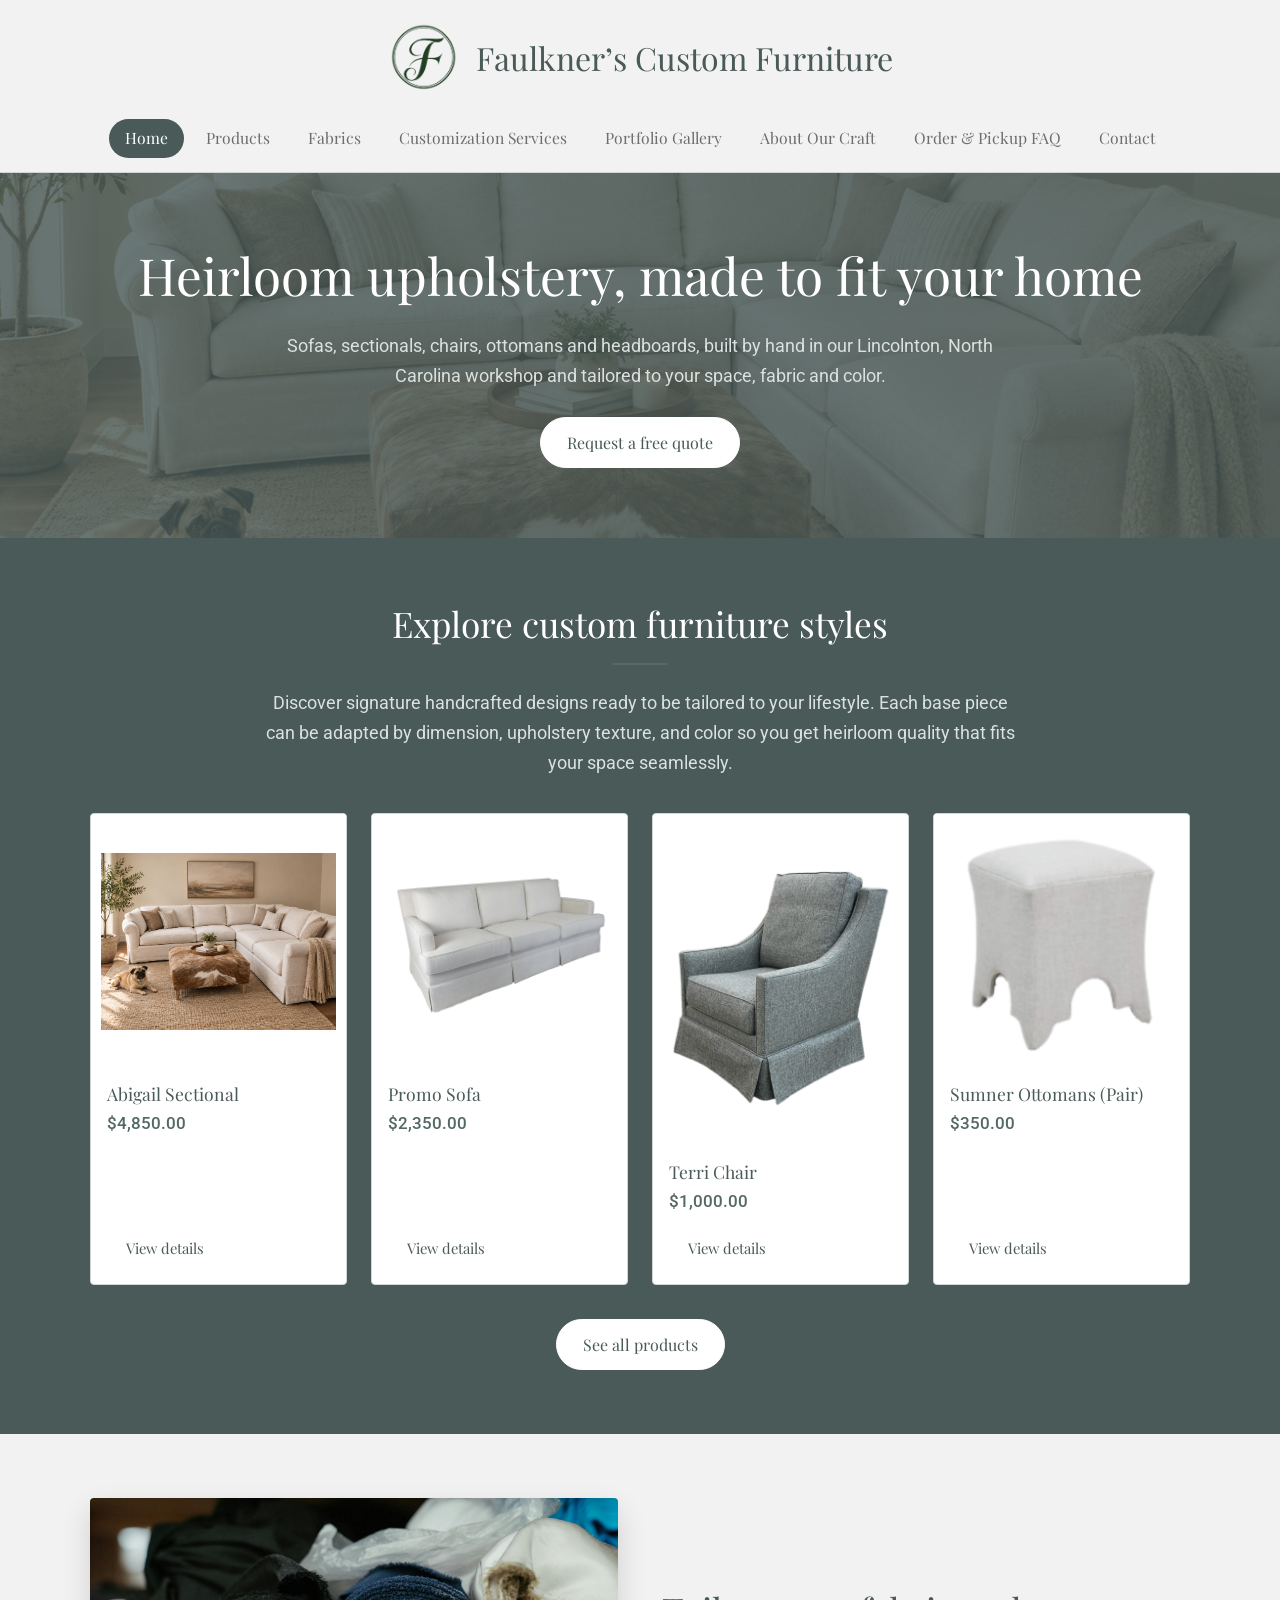
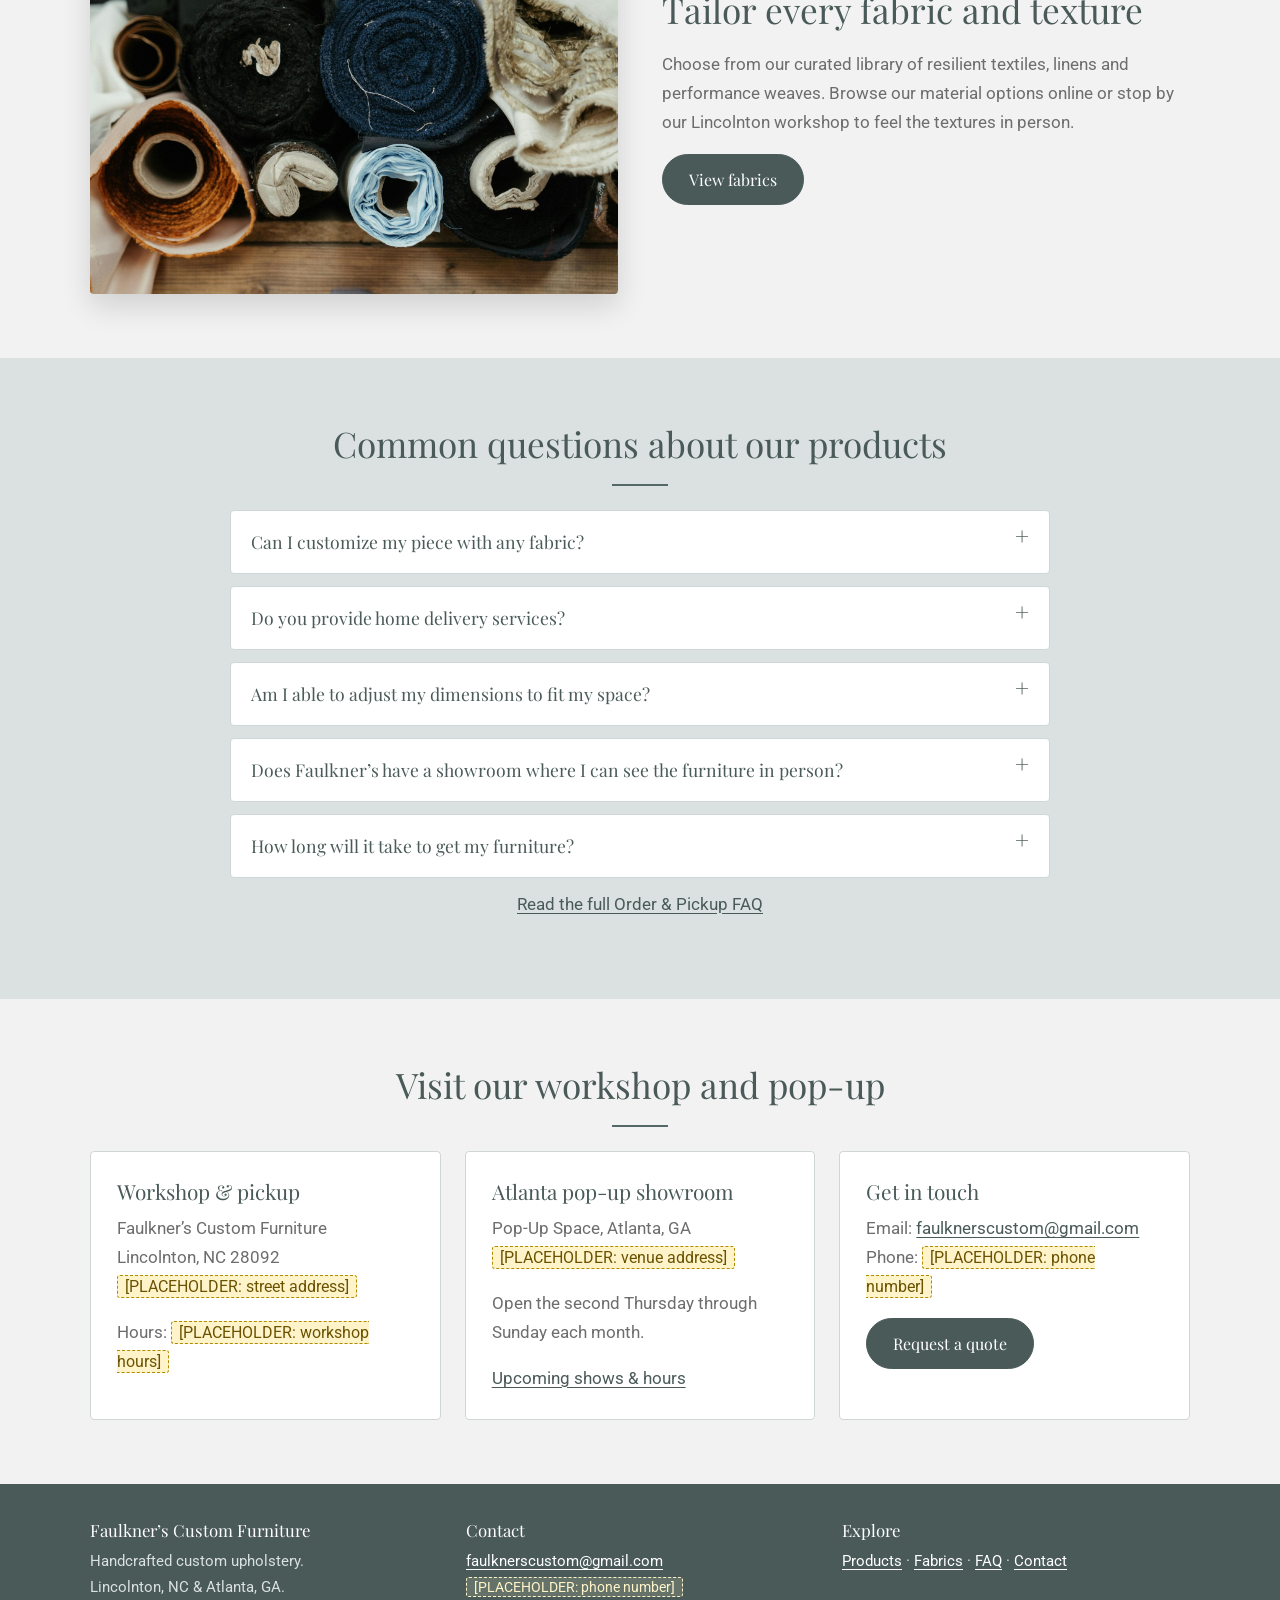
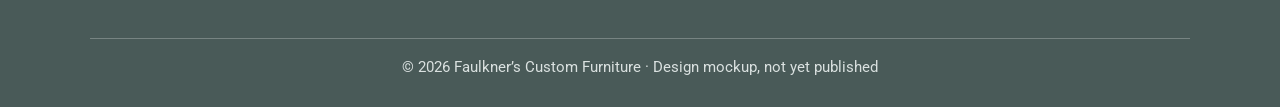
<file: index.html>
<!DOCTYPE html>
<html lang="en">
<head>
<meta name="robots" content="noindex, nofollow">

<meta charset="utf-8">
<meta name="viewport" content="width=device-width,initial-scale=1">
<title>Faulkner’s Custom Furniture | Handcrafted upholstery, Lincolnton NC</title>
<meta name="description" content="Custom upholstered sofas, sectionals, chairs, ottomans and headboards, handcrafted in Lincolnton, NC.">
<link rel="preconnect" href="https://fonts.googleapis.com"><link rel="preconnect" href="https://fonts.gstatic.com" crossorigin>
<link href="https://fonts.googleapis.com/css2?family=Playfair+Display:ital,wght@0,400;0,700;1,400&family=Roboto:wght@300;400;500&display=swap" rel="stylesheet">
<link rel="stylesheet" href="style.css">
</head>
<body>
<a class="skip" href="#main">Skip to main content</a>
<header class="site-header"><div class="wrap">
  <a class="brand" href="index.html"><img src="assets/logo.png" alt=""><span>Faulkner’s Custom Furniture</span></a>
  <button class="nav-toggle" aria-expanded="false" aria-controls="nav">Menu</button>
  <nav class="nav" id="nav" aria-label="Main">
    <a href="index.html" aria-current="page">Home</a><a href="products.html">Products</a><a href="fabrics.html">Fabrics</a><a href="customization.html">Customization Services</a><a href="portfolio.html">Portfolio Gallery</a><a href="about.html">About Our Craft</a><a href="faq.html">Order &amp; Pickup FAQ</a><a href="contact.html">Contact</a>
  </nav>
</div></header>

<main id="main">
<section class="hero photo" style="background-image:url(assets/products/abigail-sectional.png)">
  <div class="wrap">
    <h1>Heirloom upholstery, made to fit your home</h1>
    <p>Sofas, sectionals, chairs, ottomans and headboards, built by hand in our Lincolnton, North Carolina workshop and tailored to your space, fabric and color.</p>
    <a class="btn" href="contact.html#quote">Request a free quote</a>
  </div>
</section>

<section class="section dark">
  <div class="wrap center">
    <h2>Explore custom furniture styles</h2>
    <hr class="rule">
    <p class="lead">Discover signature handcrafted designs ready to be tailored to your lifestyle. Each base piece can be adapted by dimension, upholstery texture, and color so you get heirloom quality that fits your space seamlessly.</p>
    <div class="grid g4" id="featured" style="margin:34px 0;text-align:left"></div>
    <a class="btn" href="products.html">See all products</a>
  </div>
</section>

<section class="section">
  <div class="wrap split">
    <img src="assets/photos/4614119.jpeg" alt="Rolls of upholstery fabric in a workshop">
    <div>
      <h2>Tailor every fabric and texture</h2>
      <p>Choose from our curated library of resilient textiles, linens and performance weaves. Browse our material options online or stop by our Lincolnton workshop to feel the textures in person.</p>
      <a class="btn" href="fabrics.html">View fabrics</a>
    </div>
  </div>
</section>

<section class="section alt">
  <div class="wrap" style="max-width:860px">
    <h2 class="center">Common questions about our products</h2>
    <hr class="rule">
    <details><summary>Can I customize my piece with any fabric?</summary><div class="ans">Choose from our curated selection of in-house performance fabrics, thoughtfully chosen for lasting comfort, durability, and everyday style. Have a fabric of your own? Send it to our local workshop, and we’ll cover one of our signature pieces for you.</div></details>
    <details><summary>Do you provide home delivery services?</summary><div class="ans">We offer third-party home delivery services throughout the contiguous United States. Contact us for a free shipping quote or to learn more. <span class="ph">[CONFIRM: another page of the draft said delivery is not typically offered]</span></div></details>
    <details><summary>Am I able to adjust my dimensions to fit my space?</summary><div class="ans">We can create any of our in-house styles in the size you need. For customization questions or requests, contact us by email or phone, visit our Lincolnton location, or stop by our pop-up space in Atlanta.</div></details>
    <details><summary>Does Faulkner’s have a showroom where I can see the furniture in person?</summary><div class="ans">Visit our Lincolnton workshop to explore a selection of our signature pieces, or stop by our Atlanta pop-up showroom to browse even more options. Contact us to schedule your complimentary consultation.</div></details>
    <details><summary>How long will it take to get my furniture?</summary><div class="ans">Typically about <span class="ph">[CONFIRM LEAD TIME: draft says 4–8 weeks here and 2–4 weeks on the Customization page]</span> to complete your handcrafted, made-to-order piece.</div></details>
    <p class="center"><a href="faq.html">Read the full Order &amp; Pickup FAQ</a></p>
  </div>
</section>

<section class="section">
  <div class="wrap">
    <h2 class="center">Visit our workshop and pop-up</h2><hr class="rule">
    <div class="grid g3" style="grid-template-columns:repeat(auto-fit,minmax(260px,1fr))">
      <div class="panel"><h3>Workshop &amp; pickup</h3><p>Faulkner’s Custom Furniture<br>Lincolnton, NC 28092<br><span class="ph">[PLACEHOLDER: street address]</span></p><p>Hours: <span class="ph">[PLACEHOLDER: workshop hours]</span></p></div>
      <div class="panel"><h3>Atlanta pop-up showroom</h3><p>Pop-Up Space, Atlanta, GA<br><span class="ph">[PLACEHOLDER: venue address]</span></p><p>Open the second Thursday through Sunday each month.</p><a href="contact.html#shows">Upcoming shows &amp; hours</a></div>
      <div class="panel"><h3>Get in touch</h3><p>Email: <a href="mailto:faulknerscustom@gmail.com">faulknerscustom@gmail.com</a><br>Phone: <span class="ph">[PLACEHOLDER: phone number]</span></p><a class="btn" href="contact.html#quote">Request a quote</a></div>
    </div>
  </div>
</section>
</main>

<footer class="site-footer"><div class="wrap">
  <div class="foot-grid">
    <div><h4>Faulkner’s Custom Furniture</h4><p>Handcrafted custom upholstery.<br>Lincolnton, NC &amp; Atlanta, GA.</p></div>
    <div><h4>Contact</h4><p><a href="mailto:faulknerscustom@gmail.com">faulknerscustom@gmail.com</a><br><span class="ph">[PLACEHOLDER: phone number]</span></p></div>
    <div><h4>Explore</h4><p><a href="products.html">Products</a> · <a href="fabrics.html">Fabrics</a> · <a href="faq.html">FAQ</a> · <a href="contact.html">Contact</a></p></div>
  </div>
  <div class="copy">© 2026 Faulkner’s Custom Furniture · Design mockup, not yet published</div>
</div></footer>
<dialog id="detail" aria-label="Product details"></dialog>
<script src="data.js"></script><script src="app.js"></script>
</body>
</html>
</file>
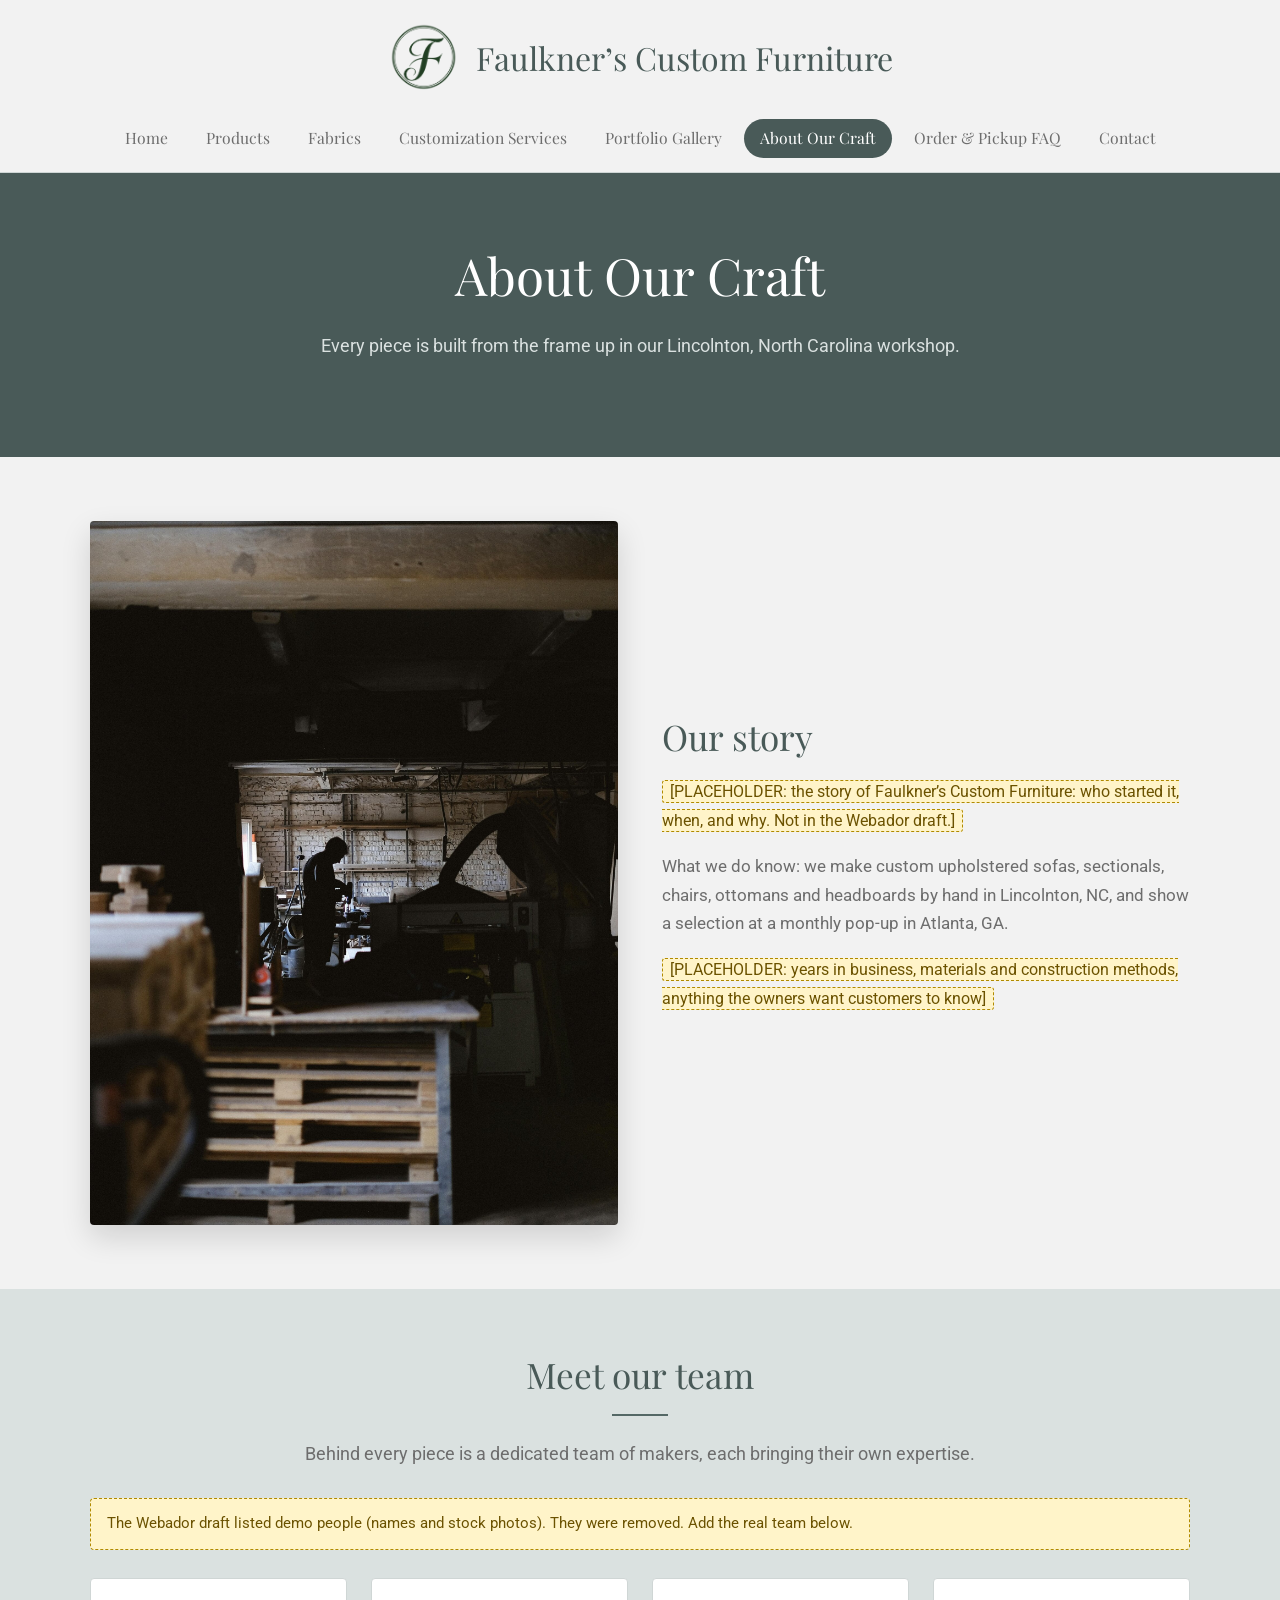
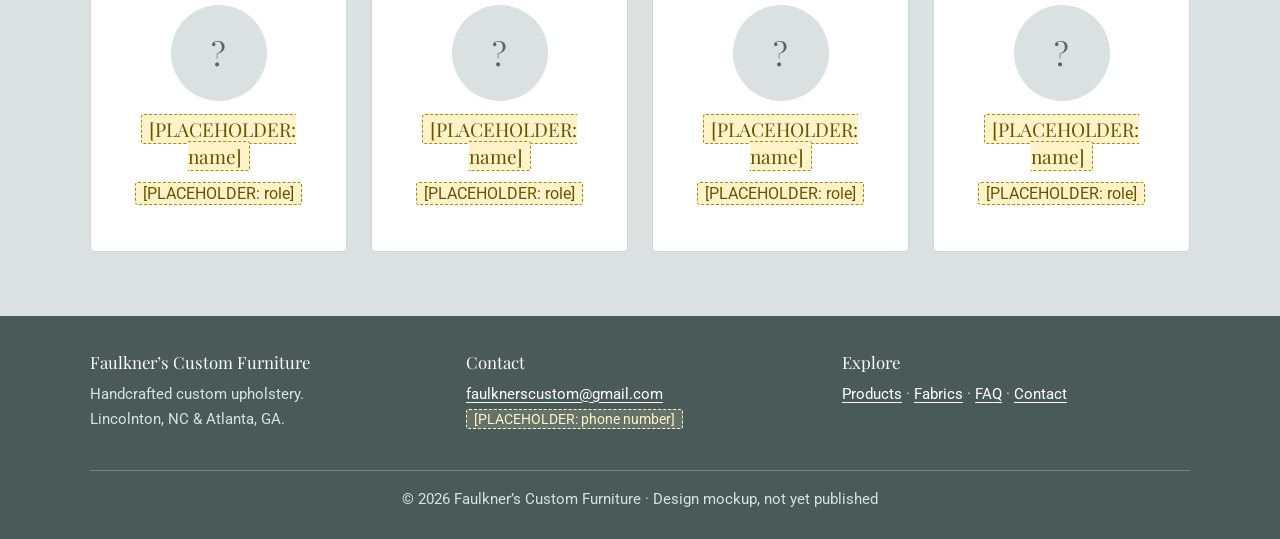
<file: about.html>
<!DOCTYPE html>
<html lang="en">
<head>
<meta name="robots" content="noindex, nofollow">

<meta charset="utf-8">
<meta name="viewport" content="width=device-width,initial-scale=1">
<title>About Our Craft | Faulkner’s Custom Furniture</title>
<meta name="description" content="Meet the makers behind Faulkner’s Custom Furniture in Lincolnton, NC.">
<link rel="preconnect" href="https://fonts.googleapis.com"><link rel="preconnect" href="https://fonts.gstatic.com" crossorigin>
<link href="https://fonts.googleapis.com/css2?family=Playfair+Display:ital,wght@0,400;0,700;1,400&family=Roboto:wght@300;400;500&display=swap" rel="stylesheet">
<link rel="stylesheet" href="style.css">
</head>
<body>
<a class="skip" href="#main">Skip to main content</a>
<header class="site-header"><div class="wrap">
  <a class="brand" href="index.html"><img src="assets/logo.png" alt=""><span>Faulkner’s Custom Furniture</span></a>
  <button class="nav-toggle" aria-expanded="false" aria-controls="nav">Menu</button>
  <nav class="nav" id="nav" aria-label="Main">
    <a href="index.html">Home</a><a href="products.html">Products</a><a href="fabrics.html">Fabrics</a><a href="customization.html">Customization Services</a><a href="portfolio.html">Portfolio Gallery</a><a href="about.html" aria-current="page">About Our Craft</a><a href="faq.html">Order &amp; Pickup FAQ</a><a href="contact.html">Contact</a>
  </nav>
</div></header>

<main id="main">
<section class="hero"><div class="wrap">
  <h1>About Our Craft</h1>
  <p>Every piece is built from the frame up in our Lincolnton, North Carolina workshop.</p>
</div></section>

<section class="section"><div class="wrap split">
  <img src="assets/photos/5711902.jpeg" alt="A craftsperson at work in the workshop" style="aspect-ratio:3/4">
  <div>
    <h2>Our story</h2>
    <p><span class="ph">[PLACEHOLDER: the story of Faulkner’s Custom Furniture: who started it, when, and why. Not in the Webador draft.]</span></p>
    <p>What we do know: we make custom upholstered sofas, sectionals, chairs, ottomans and headboards by hand in Lincolnton, NC, and show a selection at a monthly pop-up in Atlanta, GA.</p>
    <p><span class="ph">[PLACEHOLDER: years in business, materials and construction methods, anything the owners want customers to know]</span></p>
  </div>
</div></section>

<section class="section alt"><div class="wrap">
  <div class="center"><h2>Meet our team</h2><hr class="rule"><p class="lead">Behind every piece is a dedicated team of makers, each bringing their own expertise.</p></div>
  <div class="draft-note" style="margin-top:28px">The Webador draft listed demo people (names and stock photos). They were removed. Add the real team below.</div>
  <div class="grid g4">
    <div class="person"><div class="avatar" aria-hidden="true">?</div><h3><span class="ph">[PLACEHOLDER: name]</span></h3><p><span class="ph">[PLACEHOLDER: role]</span></p></div>
    <div class="person"><div class="avatar" aria-hidden="true">?</div><h3><span class="ph">[PLACEHOLDER: name]</span></h3><p><span class="ph">[PLACEHOLDER: role]</span></p></div>
    <div class="person"><div class="avatar" aria-hidden="true">?</div><h3><span class="ph">[PLACEHOLDER: name]</span></h3><p><span class="ph">[PLACEHOLDER: role]</span></p></div>
    <div class="person"><div class="avatar" aria-hidden="true">?</div><h3><span class="ph">[PLACEHOLDER: name]</span></h3><p><span class="ph">[PLACEHOLDER: role]</span></p></div>
  </div>
</div></section>
</main>

<footer class="site-footer"><div class="wrap">
  <div class="foot-grid">
    <div><h4>Faulkner’s Custom Furniture</h4><p>Handcrafted custom upholstery.<br>Lincolnton, NC &amp; Atlanta, GA.</p></div>
    <div><h4>Contact</h4><p><a href="mailto:faulknerscustom@gmail.com">faulknerscustom@gmail.com</a><br><span class="ph">[PLACEHOLDER: phone number]</span></p></div>
    <div><h4>Explore</h4><p><a href="products.html">Products</a> · <a href="fabrics.html">Fabrics</a> · <a href="faq.html">FAQ</a> · <a href="contact.html">Contact</a></p></div>
  </div>
  <div class="copy">© 2026 Faulkner’s Custom Furniture · Design mockup, not yet published</div>
</div></footer>
<script src="app.js"></script>
</body>
</html>
</file>
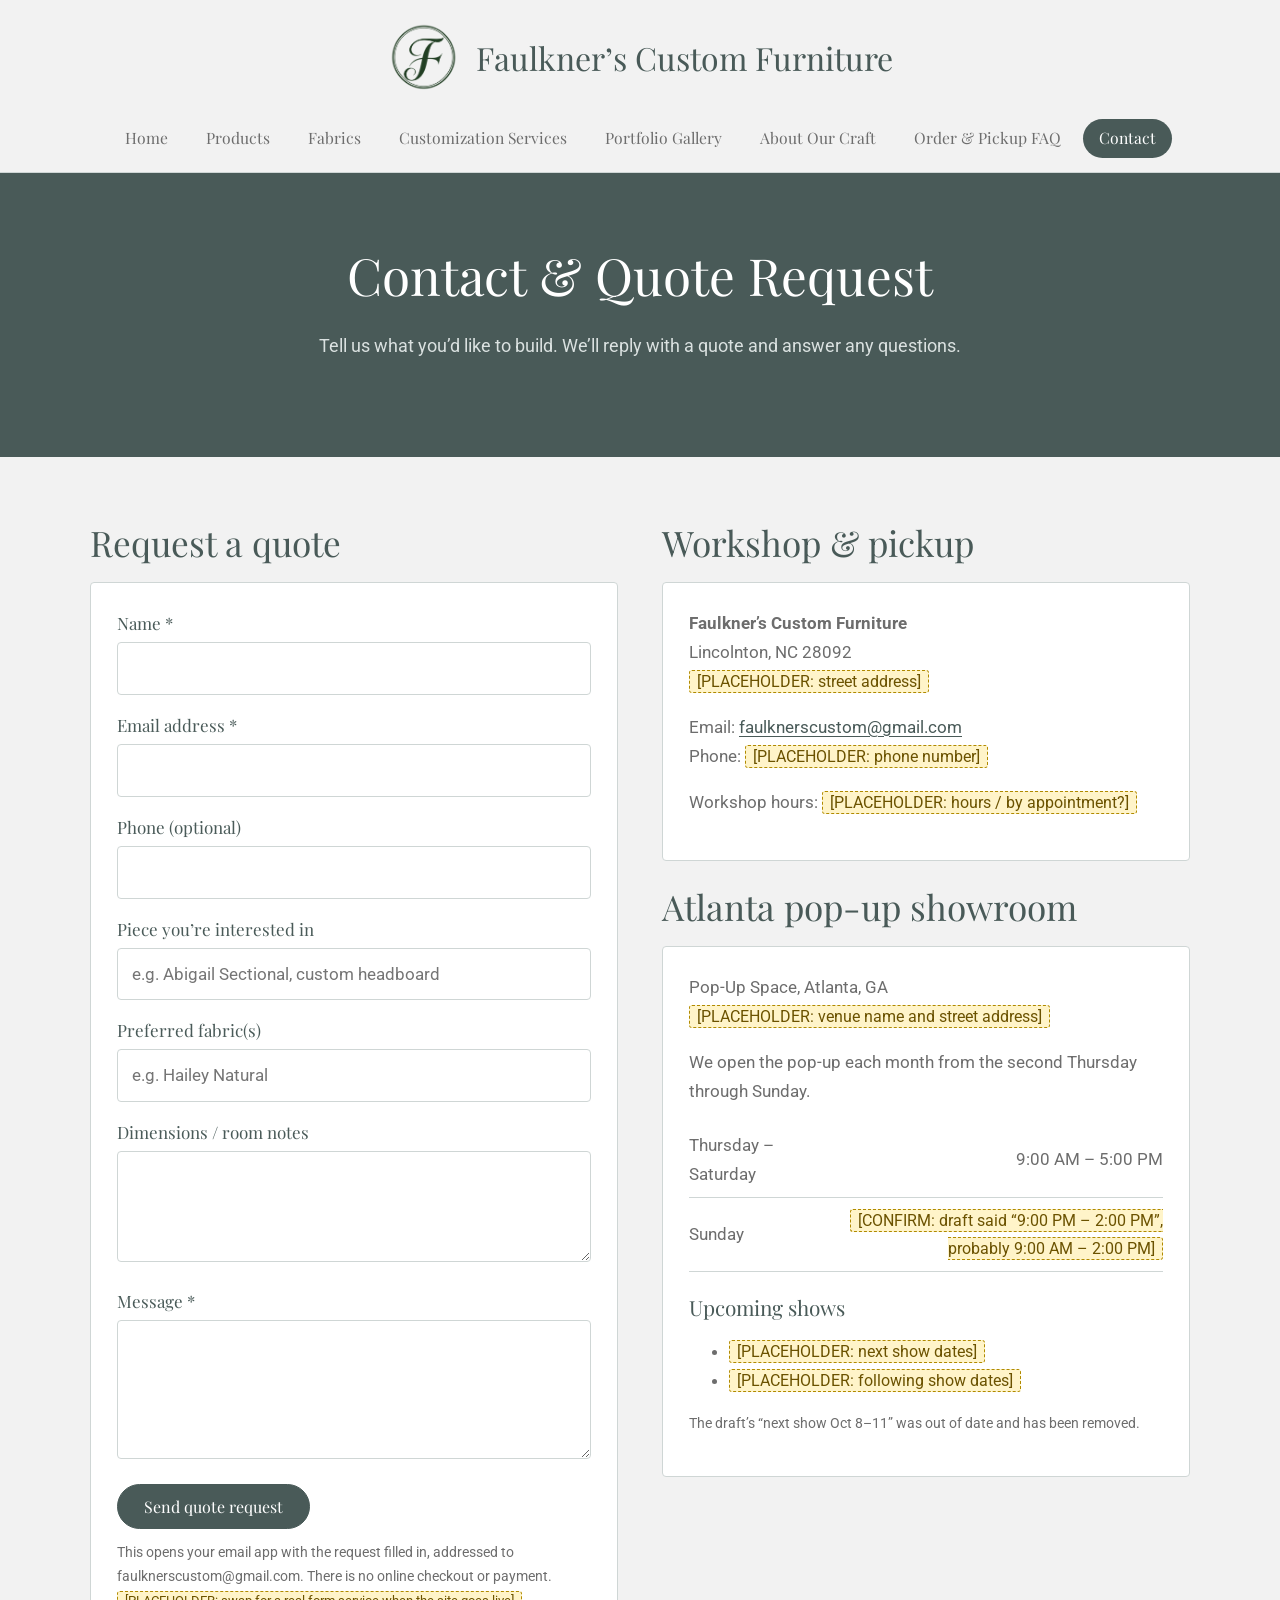
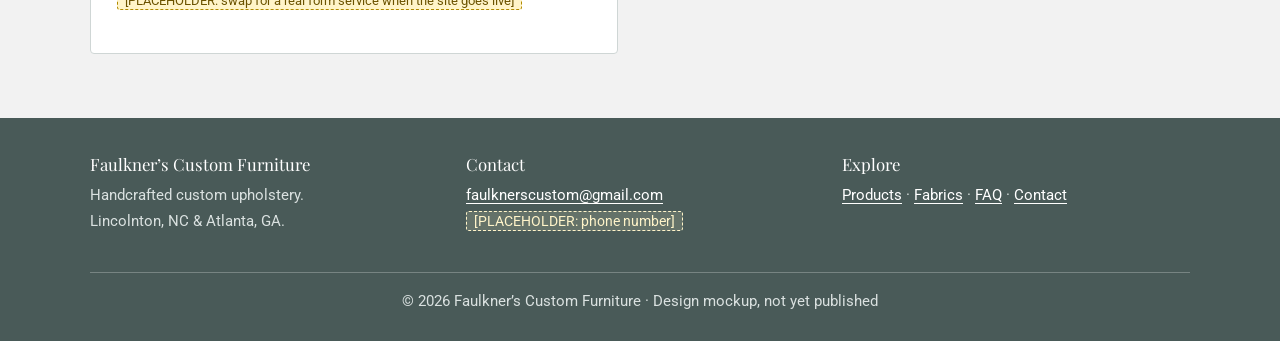
<file: contact.html>
<!DOCTYPE html>
<html lang="en">
<head>
<meta name="robots" content="noindex, nofollow">

<meta charset="utf-8">
<meta name="viewport" content="width=device-width,initial-scale=1">
<title>Contact &amp; Quote Request | Faulkner’s Custom Furniture</title>
<meta name="description" content="Request a quote, find our Lincolnton workshop and Atlanta pop-up hours.">
<link rel="preconnect" href="https://fonts.googleapis.com"><link rel="preconnect" href="https://fonts.gstatic.com" crossorigin>
<link href="https://fonts.googleapis.com/css2?family=Playfair+Display:ital,wght@0,400;0,700;1,400&family=Roboto:wght@300;400;500&display=swap" rel="stylesheet">
<link rel="stylesheet" href="style.css">
</head>
<body>
<a class="skip" href="#main">Skip to main content</a>
<header class="site-header"><div class="wrap">
  <a class="brand" href="index.html"><img src="assets/logo.png" alt=""><span>Faulkner’s Custom Furniture</span></a>
  <button class="nav-toggle" aria-expanded="false" aria-controls="nav">Menu</button>
  <nav class="nav" id="nav" aria-label="Main">
    <a href="index.html">Home</a><a href="products.html">Products</a><a href="fabrics.html">Fabrics</a><a href="customization.html">Customization Services</a><a href="portfolio.html">Portfolio Gallery</a><a href="about.html">About Our Craft</a><a href="faq.html">Order &amp; Pickup FAQ</a><a href="contact.html" aria-current="page">Contact</a>
  </nav>
</div></header>

<main id="main">
<section class="hero"><div class="wrap">
  <h1>Contact &amp; Quote Request</h1>
  <p>Tell us what you’d like to build. We’ll reply with a quote and answer any questions.</p>
</div></section>

<section class="section"><div class="wrap split" style="align-items:start">
  <div id="quote">
    <h2>Request a quote</h2>
    <form id="quote-form" class="panel" novalidate>
      <div class="row"><label for="name">Name *</label><input id="name" name="name" required autocomplete="name"></div>
      <div class="row"><label for="email">Email address *</label><input id="email" name="email" type="email" required autocomplete="email"></div>
      <div class="row"><label for="phone">Phone (optional)</label><input id="phone" name="phone" type="tel" autocomplete="tel"></div>
      <div class="row"><label for="interest">Piece you’re interested in</label><input id="interest" name="interest" placeholder="e.g. Abigail Sectional, custom headboard"></div>
      <div class="row"><label for="fabric">Preferred fabric(s)</label><input id="fabric" name="fabric" placeholder="e.g. Hailey Natural"></div>
      <div class="row"><label for="dims">Dimensions / room notes</label><textarea id="dims" name="dims" rows="3"></textarea></div>
      <div class="row"><label for="message">Message *</label><textarea id="message" name="message" rows="4" required></textarea></div>
      <div class="hp" aria-hidden="true"><label>Leave this field empty<input name="website" tabindex="-1" autocomplete="off"></label></div>
      <button class="btn" type="submit">Send quote request</button>
      <p class="form-note" style="margin-top:12px">This opens your email app with the request filled in, addressed to faulknerscustom@gmail.com. There is no online checkout or payment. <span class="ph">[PLACEHOLDER: swap for a real form service when the site goes live]</span></p>
      <p id="form-ok" hidden class="form-note"><strong>Your email app should have opened.</strong> If not, write to <a href="mailto:faulknerscustom@gmail.com">faulknerscustom@gmail.com</a>.</p>
    </form>
  </div>

  <div>
    <h2>Workshop &amp; pickup</h2>
    <div class="panel" style="margin-bottom:24px">
      <p><strong>Faulkner’s Custom Furniture</strong><br>Lincolnton, NC 28092<br><span class="ph">[PLACEHOLDER: street address]</span></p>
      <p>Email: <a href="mailto:faulknerscustom@gmail.com">faulknerscustom@gmail.com</a><br>Phone: <span class="ph">[PLACEHOLDER: phone number]</span></p>
      <p>Workshop hours: <span class="ph">[PLACEHOLDER: hours / by appointment?]</span></p>
    </div>

    <h2 id="shows">Atlanta pop-up showroom</h2>
    <div class="panel">
      <p>Pop-Up Space, Atlanta, GA<br><span class="ph">[PLACEHOLDER: venue name and street address]</span></p>
      <p>We open the pop-up each month from the second Thursday through Sunday.</p>
      <table class="hours" aria-label="Pop-up hours">
        <tr><td>Thursday – Saturday</td><td>9:00 AM – 5:00 PM</td></tr>
        <tr><td>Sunday</td><td><span class="ph">[CONFIRM: draft said “9:00 PM – 2:00 PM”, probably 9:00 AM – 2:00 PM]</span></td></tr>
      </table>
      <h3 style="margin-top:22px">Upcoming shows</h3>
      <ul>
        <li><span class="ph">[PLACEHOLDER: next show dates]</span></li>
        <li><span class="ph">[PLACEHOLDER: following show dates]</span></li>
      </ul>
      <p class="form-note">The draft’s “next show Oct 8–11” was out of date and has been removed.</p>
    </div>
  </div>
</div></section>
</main>

<footer class="site-footer"><div class="wrap">
  <div class="foot-grid">
    <div><h4>Faulkner’s Custom Furniture</h4><p>Handcrafted custom upholstery.<br>Lincolnton, NC &amp; Atlanta, GA.</p></div>
    <div><h4>Contact</h4><p><a href="mailto:faulknerscustom@gmail.com">faulknerscustom@gmail.com</a><br><span class="ph">[PLACEHOLDER: phone number]</span></p></div>
    <div><h4>Explore</h4><p><a href="products.html">Products</a> · <a href="fabrics.html">Fabrics</a> · <a href="faq.html">FAQ</a> · <a href="contact.html">Contact</a></p></div>
  </div>
  <div class="copy">© 2026 Faulkner’s Custom Furniture · Design mockup, not yet published</div>
</div></footer>
<script src="app.js"></script>
</body>
</html>
</file>
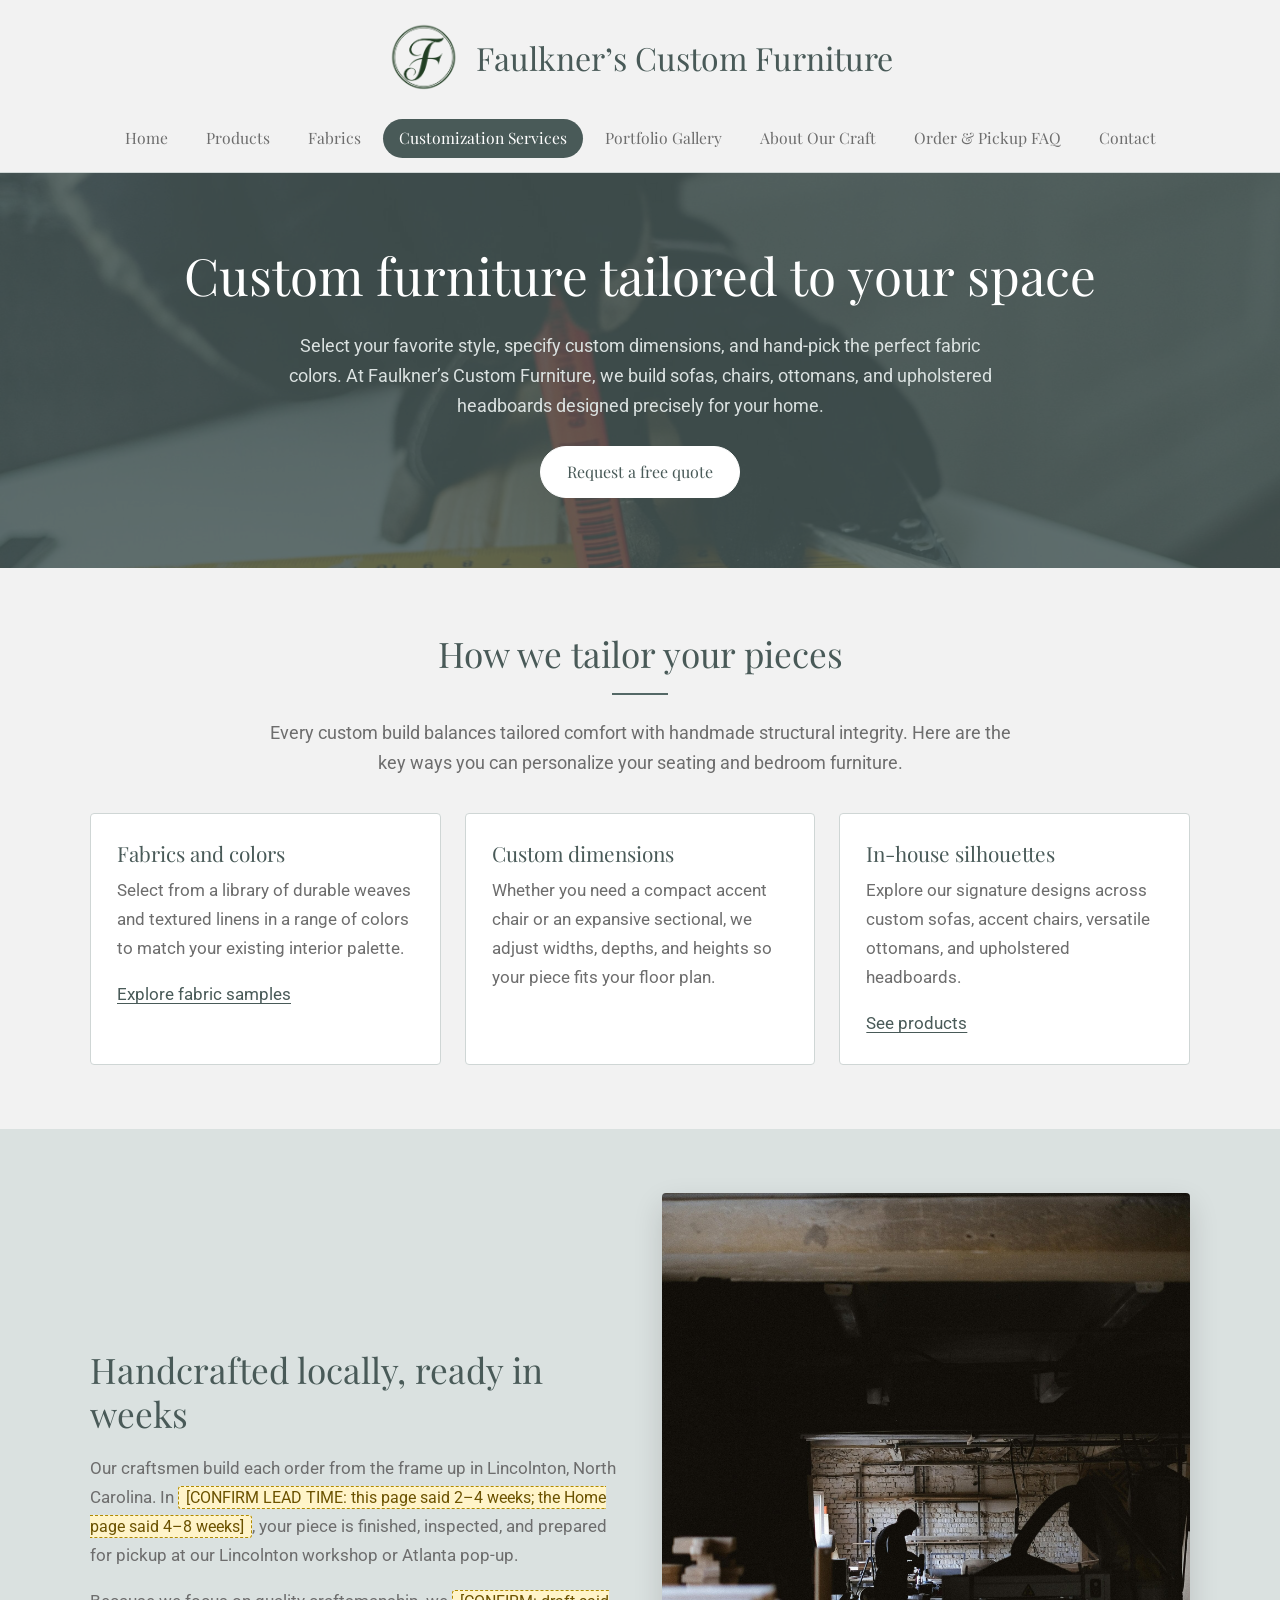
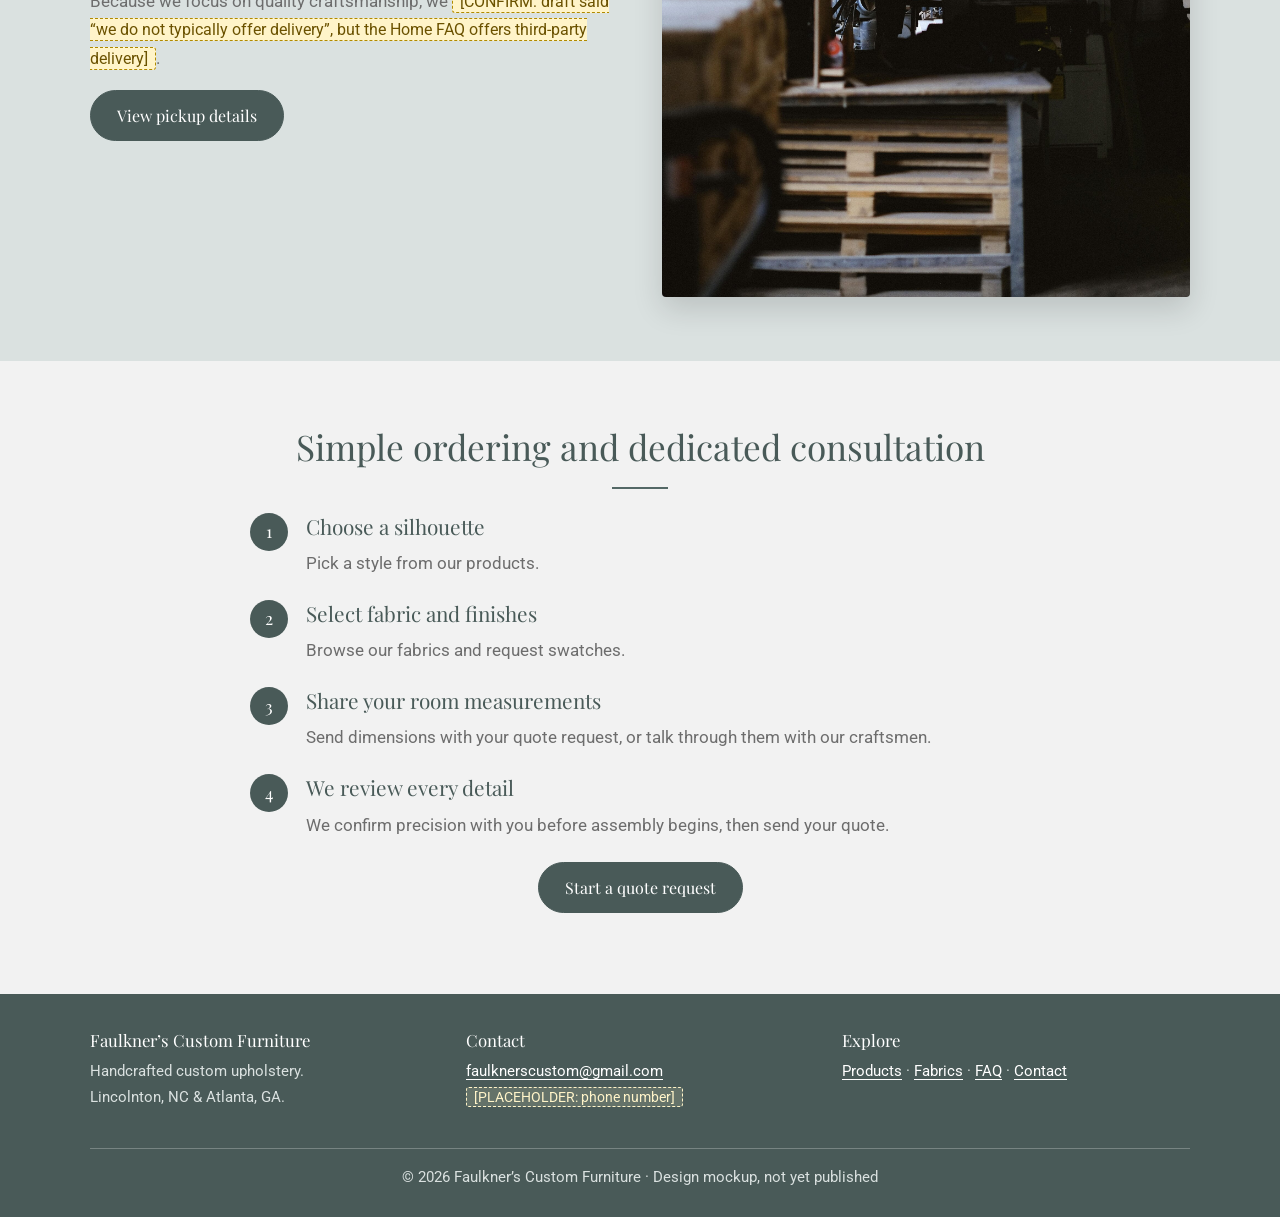
<file: customization.html>
<!DOCTYPE html>
<html lang="en">
<head>
<meta name="robots" content="noindex, nofollow">

<meta charset="utf-8">
<meta name="viewport" content="width=device-width,initial-scale=1">
<title>Customization Services | Faulkner’s Custom Furniture</title>
<meta name="description" content="Choose your style, dimensions and fabric. Custom furniture tailored to your space.">
<link rel="preconnect" href="https://fonts.googleapis.com"><link rel="preconnect" href="https://fonts.gstatic.com" crossorigin>
<link href="https://fonts.googleapis.com/css2?family=Playfair+Display:ital,wght@0,400;0,700;1,400&family=Roboto:wght@300;400;500&display=swap" rel="stylesheet">
<link rel="stylesheet" href="style.css">
</head>
<body>
<a class="skip" href="#main">Skip to main content</a>
<header class="site-header"><div class="wrap">
  <a class="brand" href="index.html"><img src="assets/logo.png" alt=""><span>Faulkner’s Custom Furniture</span></a>
  <button class="nav-toggle" aria-expanded="false" aria-controls="nav">Menu</button>
  <nav class="nav" id="nav" aria-label="Main">
    <a href="index.html">Home</a><a href="products.html">Products</a><a href="fabrics.html">Fabrics</a><a href="customization.html" aria-current="page">Customization Services</a><a href="portfolio.html">Portfolio Gallery</a><a href="about.html">About Our Craft</a><a href="faq.html">Order &amp; Pickup FAQ</a><a href="contact.html">Contact</a>
  </nav>
</div></header>

<main id="main">
<section class="hero photo" style="background-image:url(assets/photos/7285925.jpeg)"><div class="wrap">
  <h1>Custom furniture tailored to your space</h1>
  <p>Select your favorite style, specify custom dimensions, and hand-pick the perfect fabric colors. At Faulkner’s Custom Furniture, we build sofas, chairs, ottomans, and upholstered headboards designed precisely for your home.</p>
  <a class="btn" href="contact.html#quote">Request a free quote</a>
</div></section>

<section class="section"><div class="wrap">
  <div class="center"><h2>How we tailor your pieces</h2><hr class="rule"><p class="lead">Every custom build balances tailored comfort with handmade structural integrity. Here are the key ways you can personalize your seating and bedroom furniture.</p></div>
  <div class="grid g3" style="margin-top:34px">
    <div class="panel"><h3>Fabrics and colors</h3><p>Select from a library of durable weaves and textured linens in a range of colors to match your existing interior palette.</p><a href="fabrics.html">Explore fabric samples</a></div>
    <div class="panel"><h3>Custom dimensions</h3><p>Whether you need a compact accent chair or an expansive sectional, we adjust widths, depths, and heights so your piece fits your floor plan.</p></div>
    <div class="panel"><h3>In-house silhouettes</h3><p>Explore our signature designs across custom sofas, accent chairs, versatile ottomans, and upholstered headboards.</p><a href="products.html">See products</a></div>
  </div>
</div></section>

<section class="section alt"><div class="wrap split">
  <div>
    <h2>Handcrafted locally, ready in weeks</h2>
    <p>Our craftsmen build each order from the frame up in Lincolnton, North Carolina. In <span class="ph">[CONFIRM LEAD TIME: this page said 2–4 weeks; the Home page said 4–8 weeks]</span>, your piece is finished, inspected, and prepared for pickup at our Lincolnton workshop or Atlanta pop-up.</p>
    <p>Because we focus on quality craftsmanship, we <span class="ph">[CONFIRM: draft said “we do not typically offer delivery”, but the Home FAQ offers third-party delivery]</span>.</p>
    <a class="btn" href="faq.html">View pickup details</a>
  </div>
  <img src="assets/photos/5711902.jpeg" alt="A craftsperson at work in the workshop" style="aspect-ratio:3/4;object-position:center">
</div></section>

<section class="section"><div class="wrap" style="max-width:820px">
  <h2 class="center">Simple ordering and dedicated consultation</h2><hr class="rule">
  <ol class="steps">
    <li><h3>Choose a silhouette</h3>Pick a style from our products.</li>
    <li><h3>Select fabric and finishes</h3>Browse our fabrics and request swatches.</li>
    <li><h3>Share your room measurements</h3>Send dimensions with your quote request, or talk through them with our craftsmen.</li>
    <li><h3>We review every detail</h3>We confirm precision with you before assembly begins, then send your quote.</li>
  </ol>
  <p class="center"><a class="btn" href="contact.html#quote">Start a quote request</a></p>
</div></section>
</main>

<footer class="site-footer"><div class="wrap">
  <div class="foot-grid">
    <div><h4>Faulkner’s Custom Furniture</h4><p>Handcrafted custom upholstery.<br>Lincolnton, NC &amp; Atlanta, GA.</p></div>
    <div><h4>Contact</h4><p><a href="mailto:faulknerscustom@gmail.com">faulknerscustom@gmail.com</a><br><span class="ph">[PLACEHOLDER: phone number]</span></p></div>
    <div><h4>Explore</h4><p><a href="products.html">Products</a> · <a href="fabrics.html">Fabrics</a> · <a href="faq.html">FAQ</a> · <a href="contact.html">Contact</a></p></div>
  </div>
  <div class="copy">© 2026 Faulkner’s Custom Furniture · Design mockup, not yet published</div>
</div></footer>
<script src="app.js"></script>
</body>
</html>
</file>
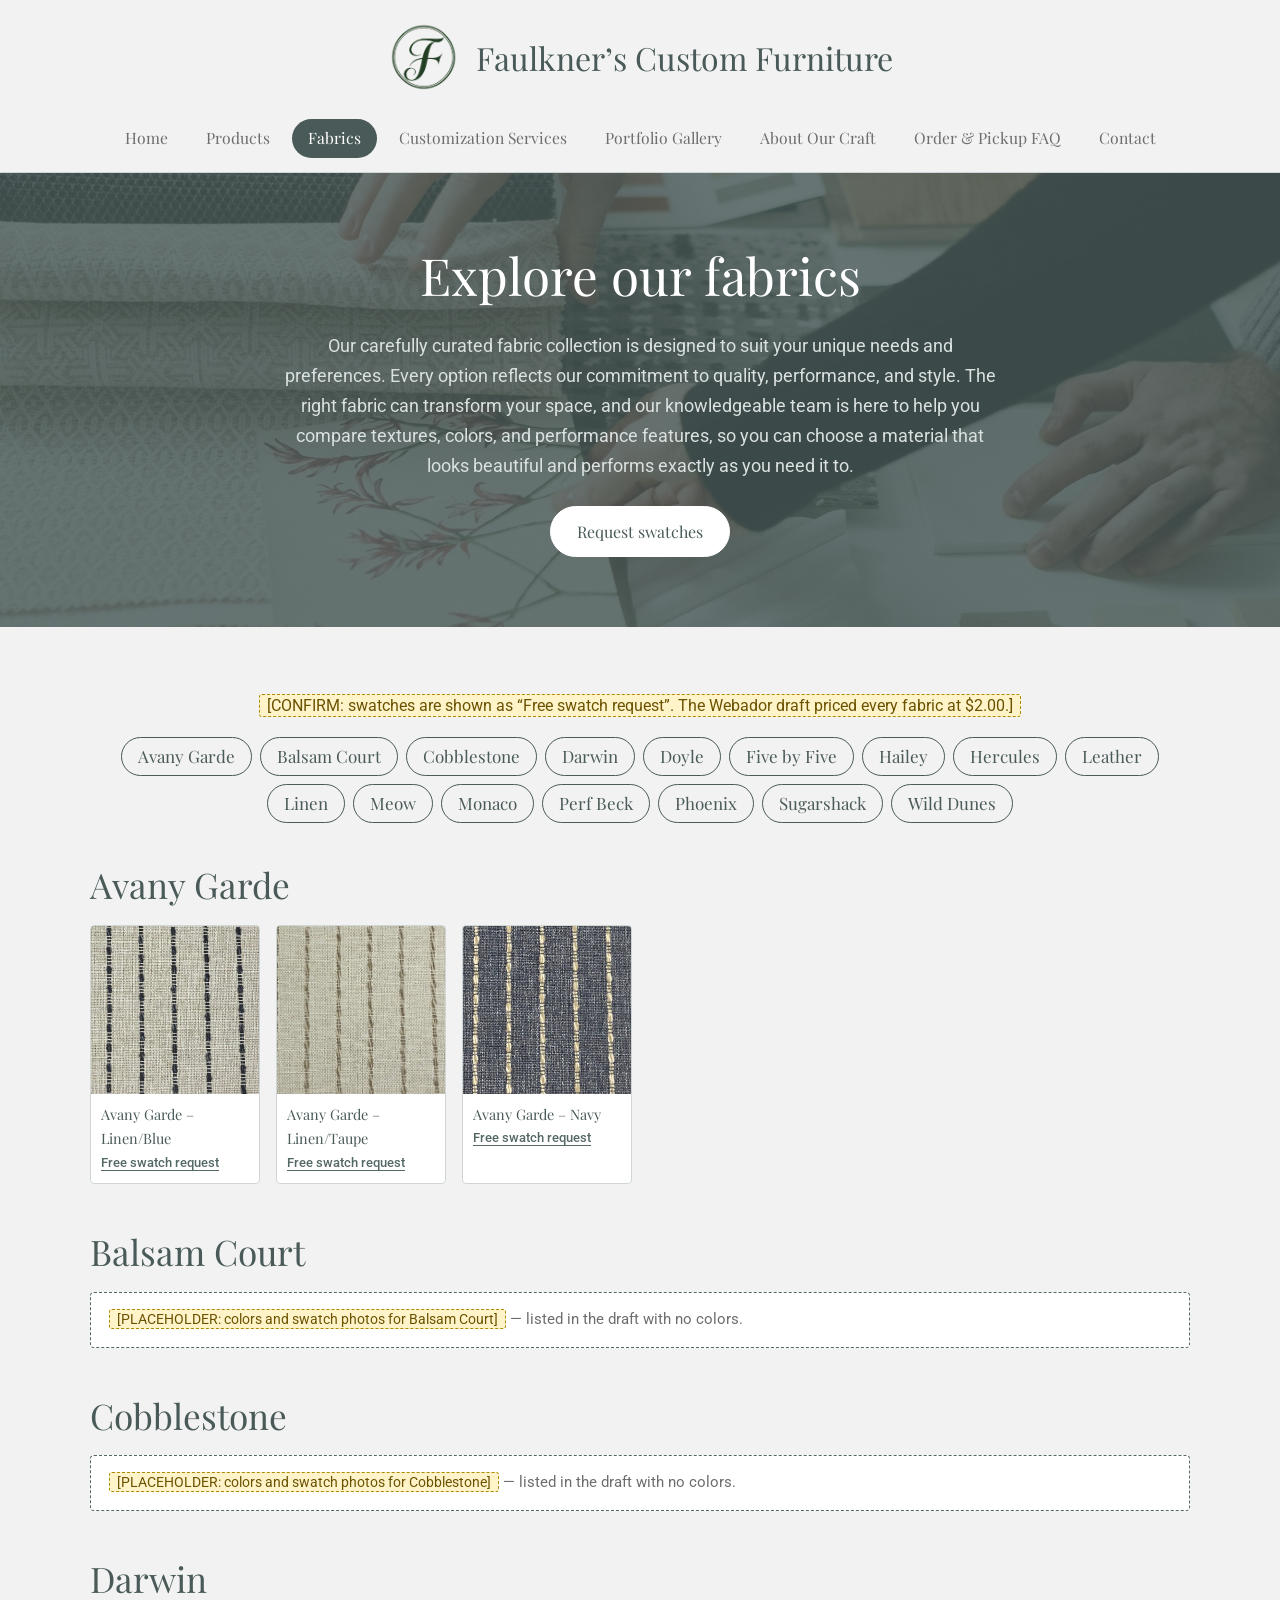
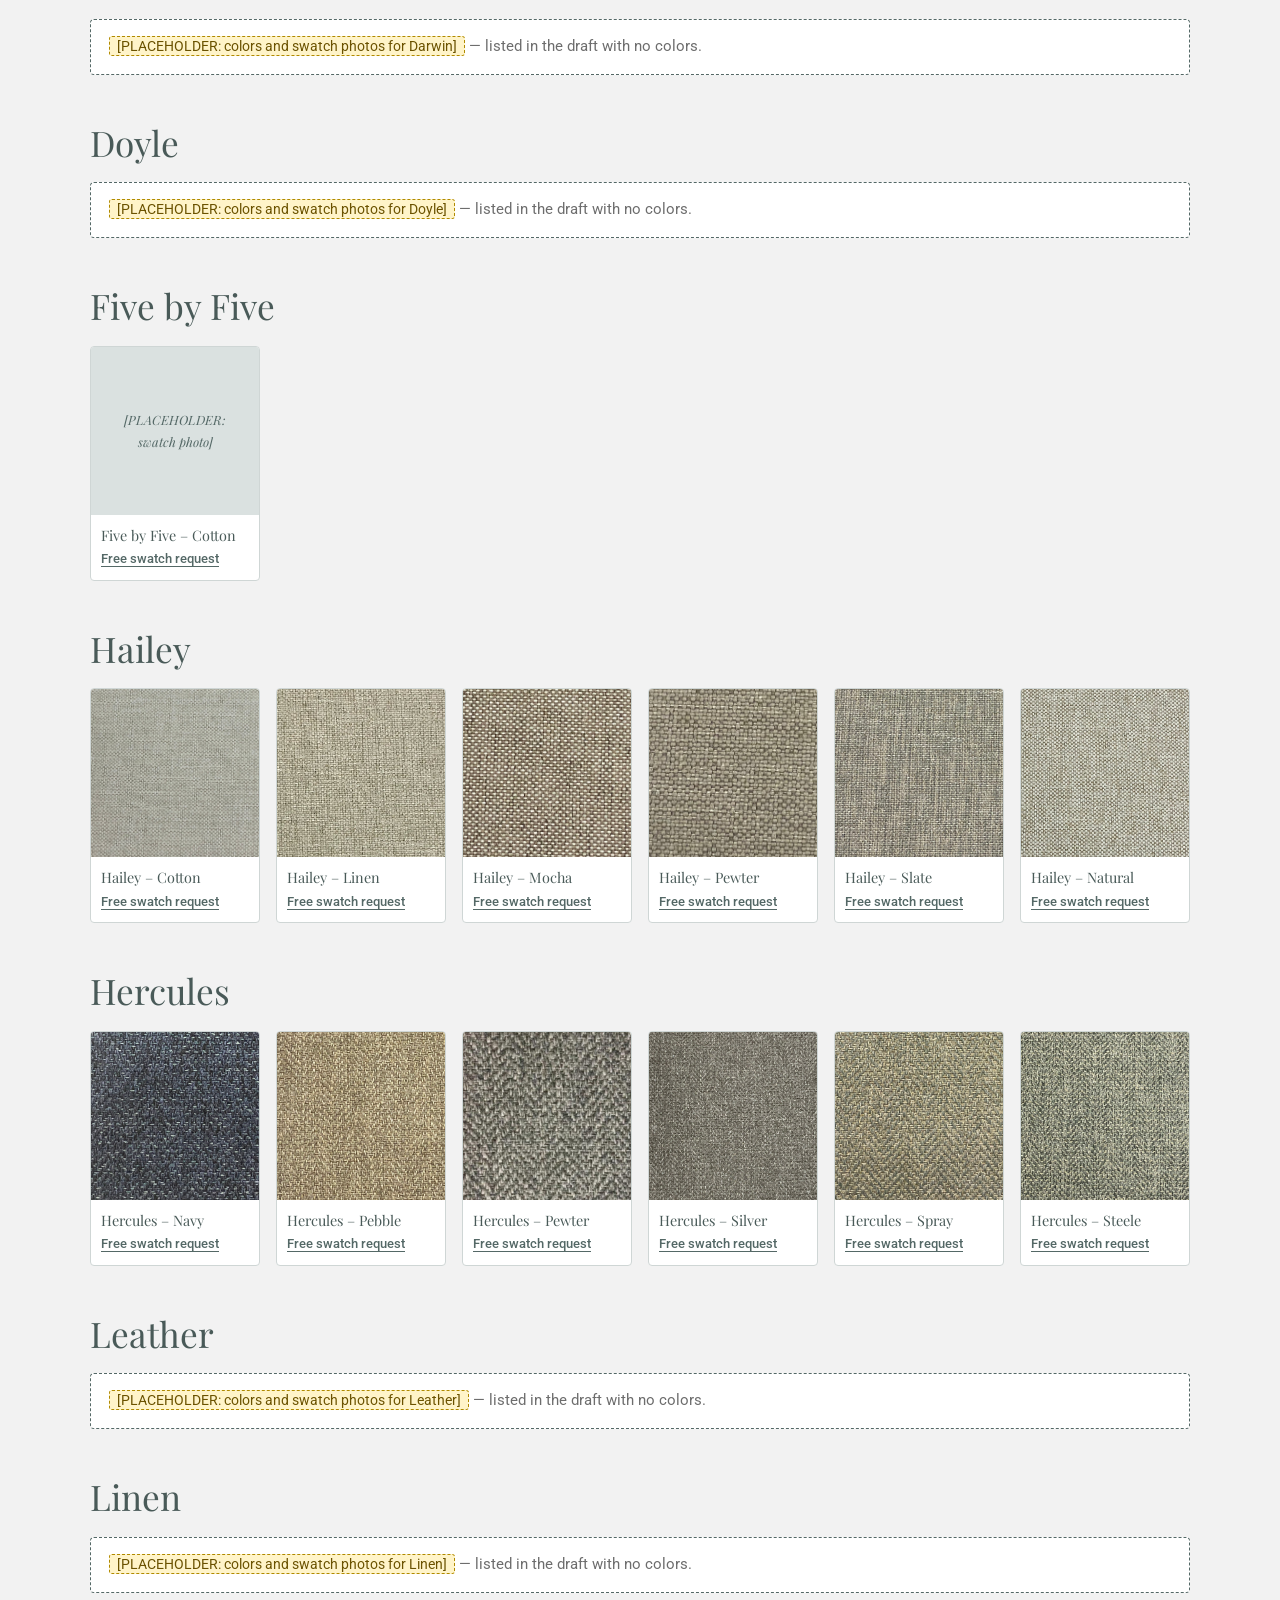
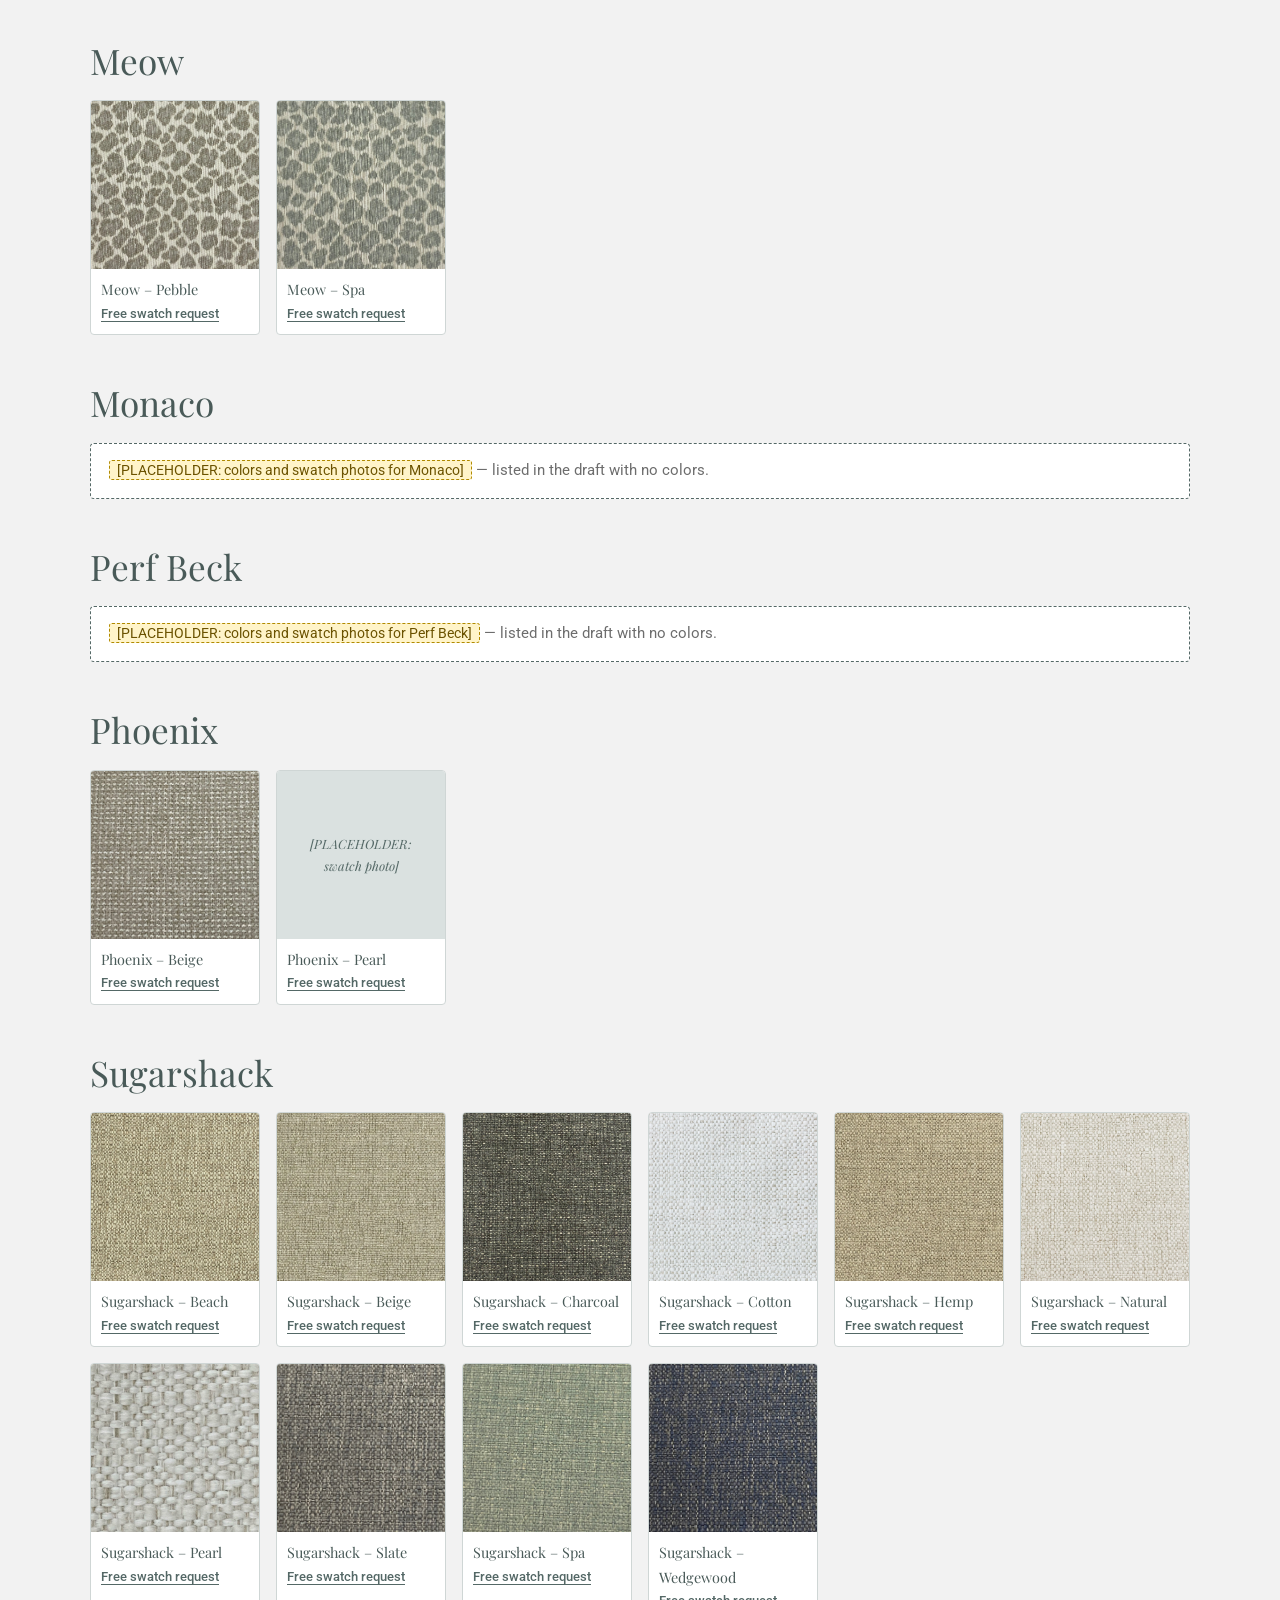
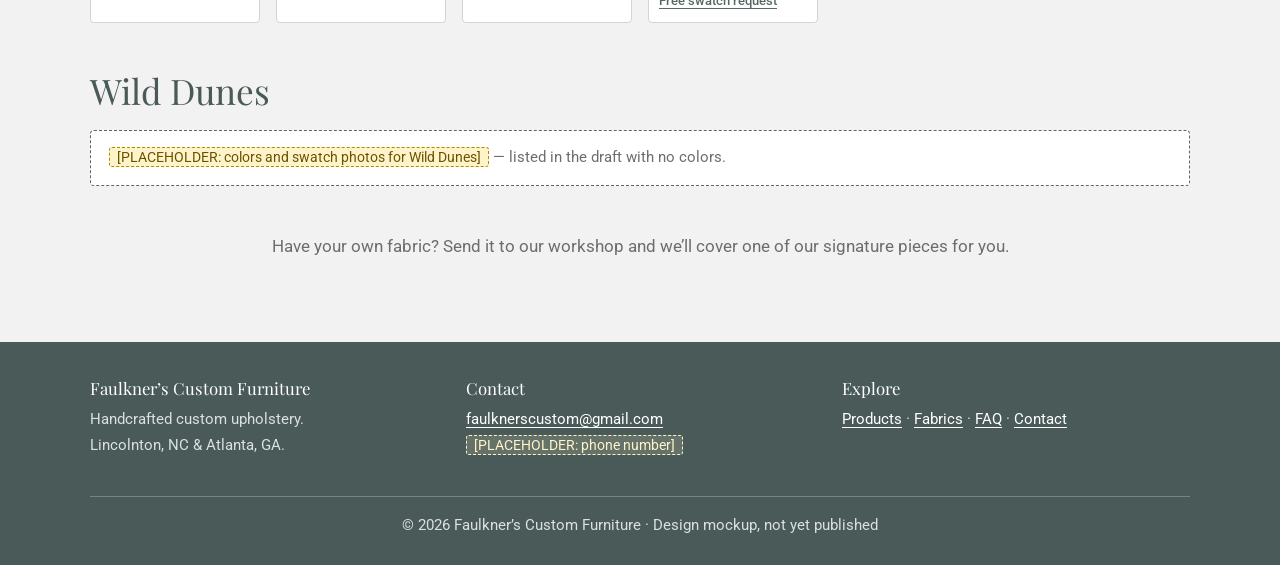
<file: fabrics.html>
<!DOCTYPE html>
<html lang="en">
<head>
<meta name="robots" content="noindex, nofollow">

<meta charset="utf-8">
<meta name="viewport" content="width=device-width,initial-scale=1">
<title>Fabrics &amp; Finish Samples | Faulkner’s Custom Furniture</title>
<meta name="description" content="Browse our curated performance fabrics and request free swatches.">
<link rel="preconnect" href="https://fonts.googleapis.com"><link rel="preconnect" href="https://fonts.gstatic.com" crossorigin>
<link href="https://fonts.googleapis.com/css2?family=Playfair+Display:ital,wght@0,400;0,700;1,400&family=Roboto:wght@300;400;500&display=swap" rel="stylesheet">
<link rel="stylesheet" href="style.css">
</head>
<body>
<a class="skip" href="#main">Skip to main content</a>
<header class="site-header"><div class="wrap">
  <a class="brand" href="index.html"><img src="assets/logo.png" alt=""><span>Faulkner’s Custom Furniture</span></a>
  <button class="nav-toggle" aria-expanded="false" aria-controls="nav">Menu</button>
  <nav class="nav" id="nav" aria-label="Main">
    <a href="index.html">Home</a><a href="products.html">Products</a><a href="fabrics.html" aria-current="page">Fabrics</a><a href="customization.html">Customization Services</a><a href="portfolio.html">Portfolio Gallery</a><a href="about.html">About Our Craft</a><a href="faq.html">Order &amp; Pickup FAQ</a><a href="contact.html">Contact</a>
  </nav>
</div></header>

<main id="main">
<section class="hero photo" style="background-image:url(assets/photos/6580567.jpeg)"><div class="wrap">
  <h1>Explore our fabrics</h1>
  <p>Our carefully curated fabric collection is designed to suit your unique needs and preferences. Every option reflects our commitment to quality, performance, and style. The right fabric can transform your space, and our knowledgeable team is here to help you compare textures, colors, and performance features, so you can choose a material that looks beautiful and performs exactly as you need it to.</p>
  <a class="btn" href="contact.html#quote">Request swatches</a>
</div></section>
<section class="section"><div class="wrap">
  <p class="center"><span class="ph">[CONFIRM: swatches are shown as “Free swatch request”. The Webador draft priced every fabric at $2.00.]</span></p>
  <div class="cat-nav" id="famnav" style="margin:0 0 40px"></div>
  <div id="fabrics"></div>
  <noscript><p>Please enable JavaScript to browse fabrics, or <a href="contact.html">contact us</a>.</p></noscript>
  <p class="center">Have your own fabric? Send it to our workshop and we’ll cover one of our signature pieces for you.</p>
</div></section>
</main>

<footer class="site-footer"><div class="wrap">
  <div class="foot-grid">
    <div><h4>Faulkner’s Custom Furniture</h4><p>Handcrafted custom upholstery.<br>Lincolnton, NC &amp; Atlanta, GA.</p></div>
    <div><h4>Contact</h4><p><a href="mailto:faulknerscustom@gmail.com">faulknerscustom@gmail.com</a><br><span class="ph">[PLACEHOLDER: phone number]</span></p></div>
    <div><h4>Explore</h4><p><a href="products.html">Products</a> · <a href="fabrics.html">Fabrics</a> · <a href="faq.html">FAQ</a> · <a href="contact.html">Contact</a></p></div>
  </div>
  <div class="copy">© 2026 Faulkner’s Custom Furniture · Design mockup, not yet published</div>
</div></footer>
<script src="data.js"></script><script src="app.js"></script>
</body>
</html>
</file>
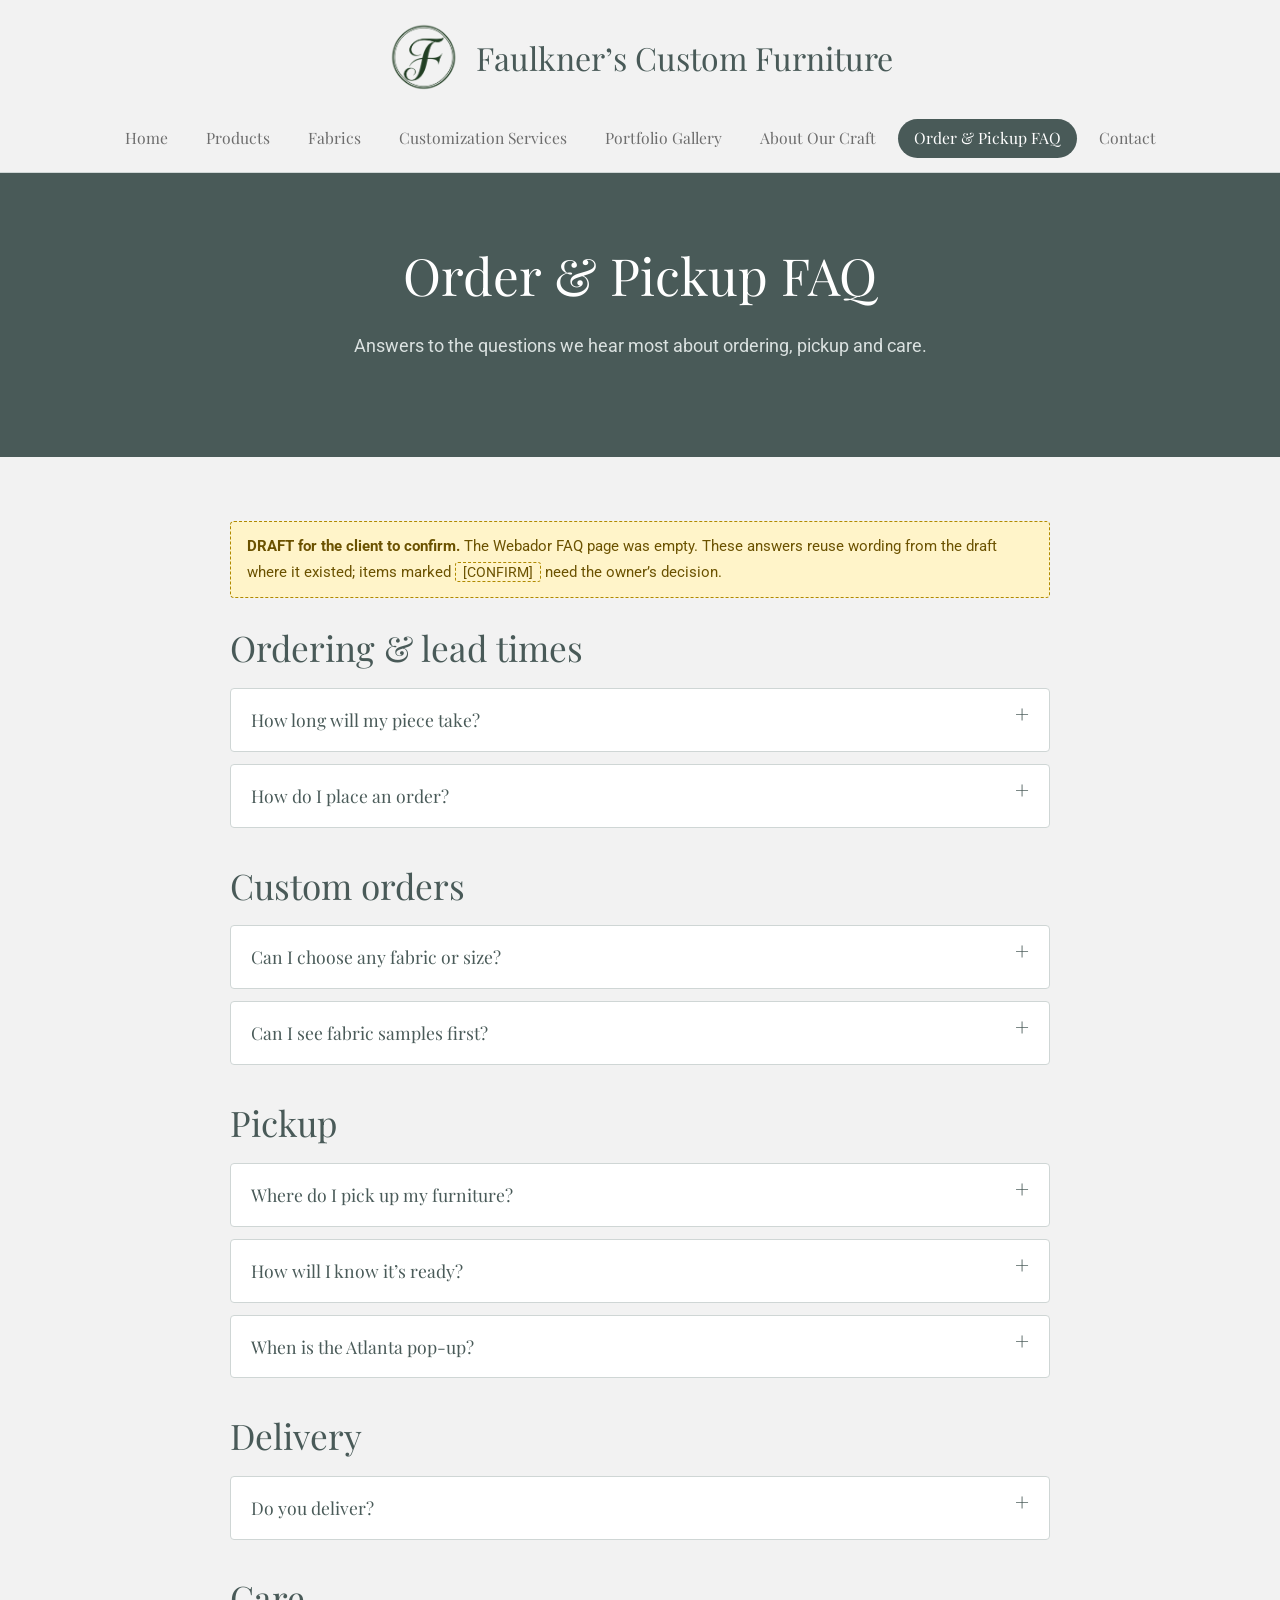
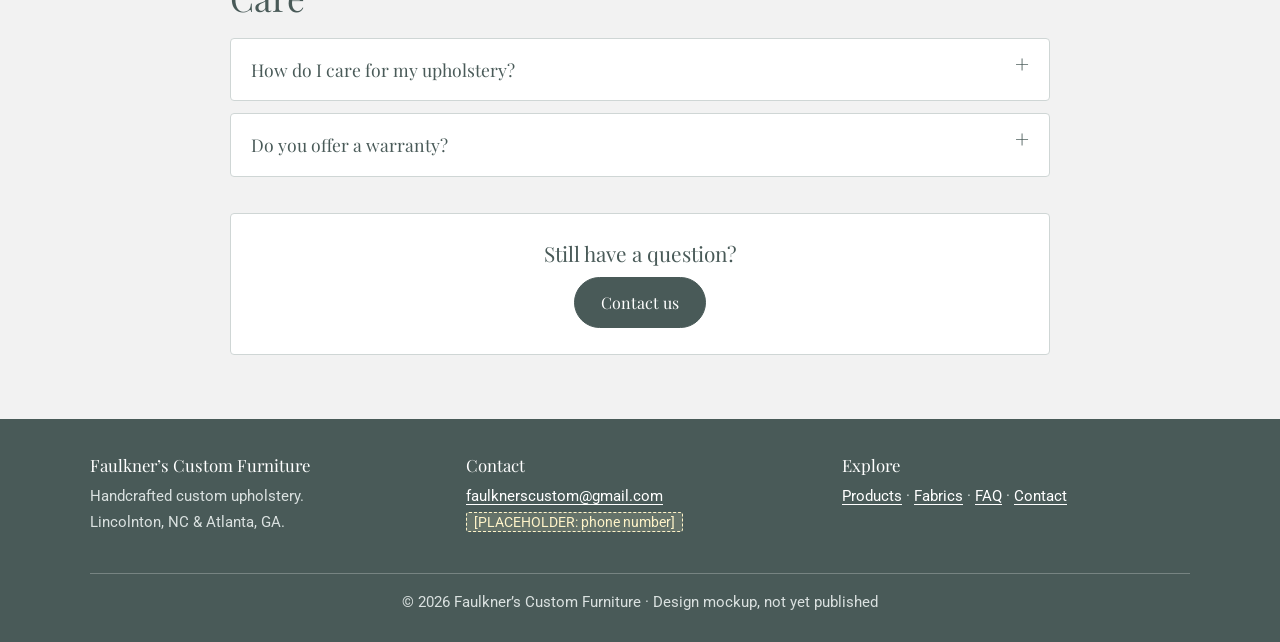
<file: faq.html>
<!DOCTYPE html>
<html lang="en">
<head>
<meta name="robots" content="noindex, nofollow">

<meta charset="utf-8">
<meta name="viewport" content="width=device-width,initial-scale=1">
<title>Order &amp; Pickup FAQ | Faulkner’s Custom Furniture</title>
<meta name="description" content="Lead times, pickup, delivery, custom orders and care for Faulkner’s custom furniture.">
<link rel="preconnect" href="https://fonts.googleapis.com"><link rel="preconnect" href="https://fonts.gstatic.com" crossorigin>
<link href="https://fonts.googleapis.com/css2?family=Playfair+Display:ital,wght@0,400;0,700;1,400&family=Roboto:wght@300;400;500&display=swap" rel="stylesheet">
<link rel="stylesheet" href="style.css">
</head>
<body>
<a class="skip" href="#main">Skip to main content</a>
<header class="site-header"><div class="wrap">
  <a class="brand" href="index.html"><img src="assets/logo.png" alt=""><span>Faulkner’s Custom Furniture</span></a>
  <button class="nav-toggle" aria-expanded="false" aria-controls="nav">Menu</button>
  <nav class="nav" id="nav" aria-label="Main">
    <a href="index.html">Home</a><a href="products.html">Products</a><a href="fabrics.html">Fabrics</a><a href="customization.html">Customization Services</a><a href="portfolio.html">Portfolio Gallery</a><a href="about.html">About Our Craft</a><a href="faq.html" aria-current="page">Order &amp; Pickup FAQ</a><a href="contact.html">Contact</a>
  </nav>
</div></header>

<main id="main">
<section class="hero"><div class="wrap">
  <h1>Order &amp; Pickup FAQ</h1>
  <p>Answers to the questions we hear most about ordering, pickup and care.</p>
</div></section>
<section class="section"><div class="wrap" style="max-width:860px">
  <div class="draft-note"><strong>DRAFT for the client to confirm.</strong> The Webador FAQ page was empty. These answers reuse wording from the draft where it existed; items marked <span class="ph">[CONFIRM]</span> need the owner’s decision.</div>

  <h2>Ordering &amp; lead times</h2>
  <details><summary>How long will my piece take?</summary><div class="ans">Every piece is made to order. Typical lead time is <span class="ph">[CONFIRM: 4–8 weeks (Home page) or 2–4 weeks (Customization page)]</span>. We’ll give you a firm estimate with your quote.</div></details>
  <details><summary>How do I place an order?</summary><div class="ans">Choose a style and fabric, then send us a <a href="contact.html#quote">quote request</a> with your room measurements. We review every detail with you before building begins. <span class="ph">[CONFIRM: deposit and payment terms]</span></div></details>

  <h2 style="margin-top:36px">Custom orders</h2>
  <details><summary>Can I choose any fabric or size?</summary><div class="ans">You can choose from our curated in-house performance fabrics, and we can make any in-house style in the size you need. Have your own fabric? Send it to our workshop and we’ll cover one of our signature pieces for you. <span class="ph">[CONFIRM: customer-supplied fabric terms]</span></div></details>
  <details><summary>Can I see fabric samples first?</summary><div class="ans">Yes. <a href="fabrics.html">Request swatches</a> online, or feel the textures in person at our workshop or Atlanta pop-up.</div></details>

  <h2 style="margin-top:36px">Pickup</h2>
  <details><summary>Where do I pick up my furniture?</summary><div class="ans">Collect it from our Lincolnton, NC workshop or our Atlanta pop-up. We prep and pack your piece, help load it, and answer care questions. <span class="ph">[PLACEHOLDER: workshop street address and pickup hours]</span></div></details>
  <details><summary>How will I know it’s ready?</summary><div class="ans"><span class="ph">[CONFIRM: how and when customers are notified, and how pickup appointments are scheduled]</span></div></details>
  <details><summary>When is the Atlanta pop-up?</summary><div class="ans">Each month from the second Thursday through Sunday. See <a href="contact.html#shows">upcoming shows</a>.</div></details>

  <h2 style="margin-top:36px">Delivery</h2>
  <details><summary>Do you deliver?</summary><div class="ans"><span class="ph">[CONFIRM: the draft offered third-party delivery across the contiguous US on one page and “no delivery” on another]</span> If delivery is offered, <a href="contact.html#quote">contact us</a> for a shipping quote.</div></details>

  <h2 style="margin-top:36px">Care</h2>
  <details><summary>How do I care for my upholstery?</summary><div class="ans"><span class="ph">[CONFIRM: care guidance per fabric: cleaning codes, spot-cleaning, professional cleaning]</span> We’re happy to answer care questions at pickup.</div></details>
  <details><summary>Do you offer a warranty?</summary><div class="ans"><span class="ph">[CONFIRM: warranty and returns policy, if any]</span></div></details>

  <div class="panel center" style="margin-top:36px"><h3>Still have a question?</h3><a class="btn" href="contact.html">Contact us</a></div>
</div></section>
</main>

<footer class="site-footer"><div class="wrap">
  <div class="foot-grid">
    <div><h4>Faulkner’s Custom Furniture</h4><p>Handcrafted custom upholstery.<br>Lincolnton, NC &amp; Atlanta, GA.</p></div>
    <div><h4>Contact</h4><p><a href="mailto:faulknerscustom@gmail.com">faulknerscustom@gmail.com</a><br><span class="ph">[PLACEHOLDER: phone number]</span></p></div>
    <div><h4>Explore</h4><p><a href="products.html">Products</a> · <a href="fabrics.html">Fabrics</a> · <a href="faq.html">FAQ</a> · <a href="contact.html">Contact</a></p></div>
  </div>
  <div class="copy">© 2026 Faulkner’s Custom Furniture · Design mockup, not yet published</div>
</div></footer>
<script src="app.js"></script>
</body>
</html>
</file>
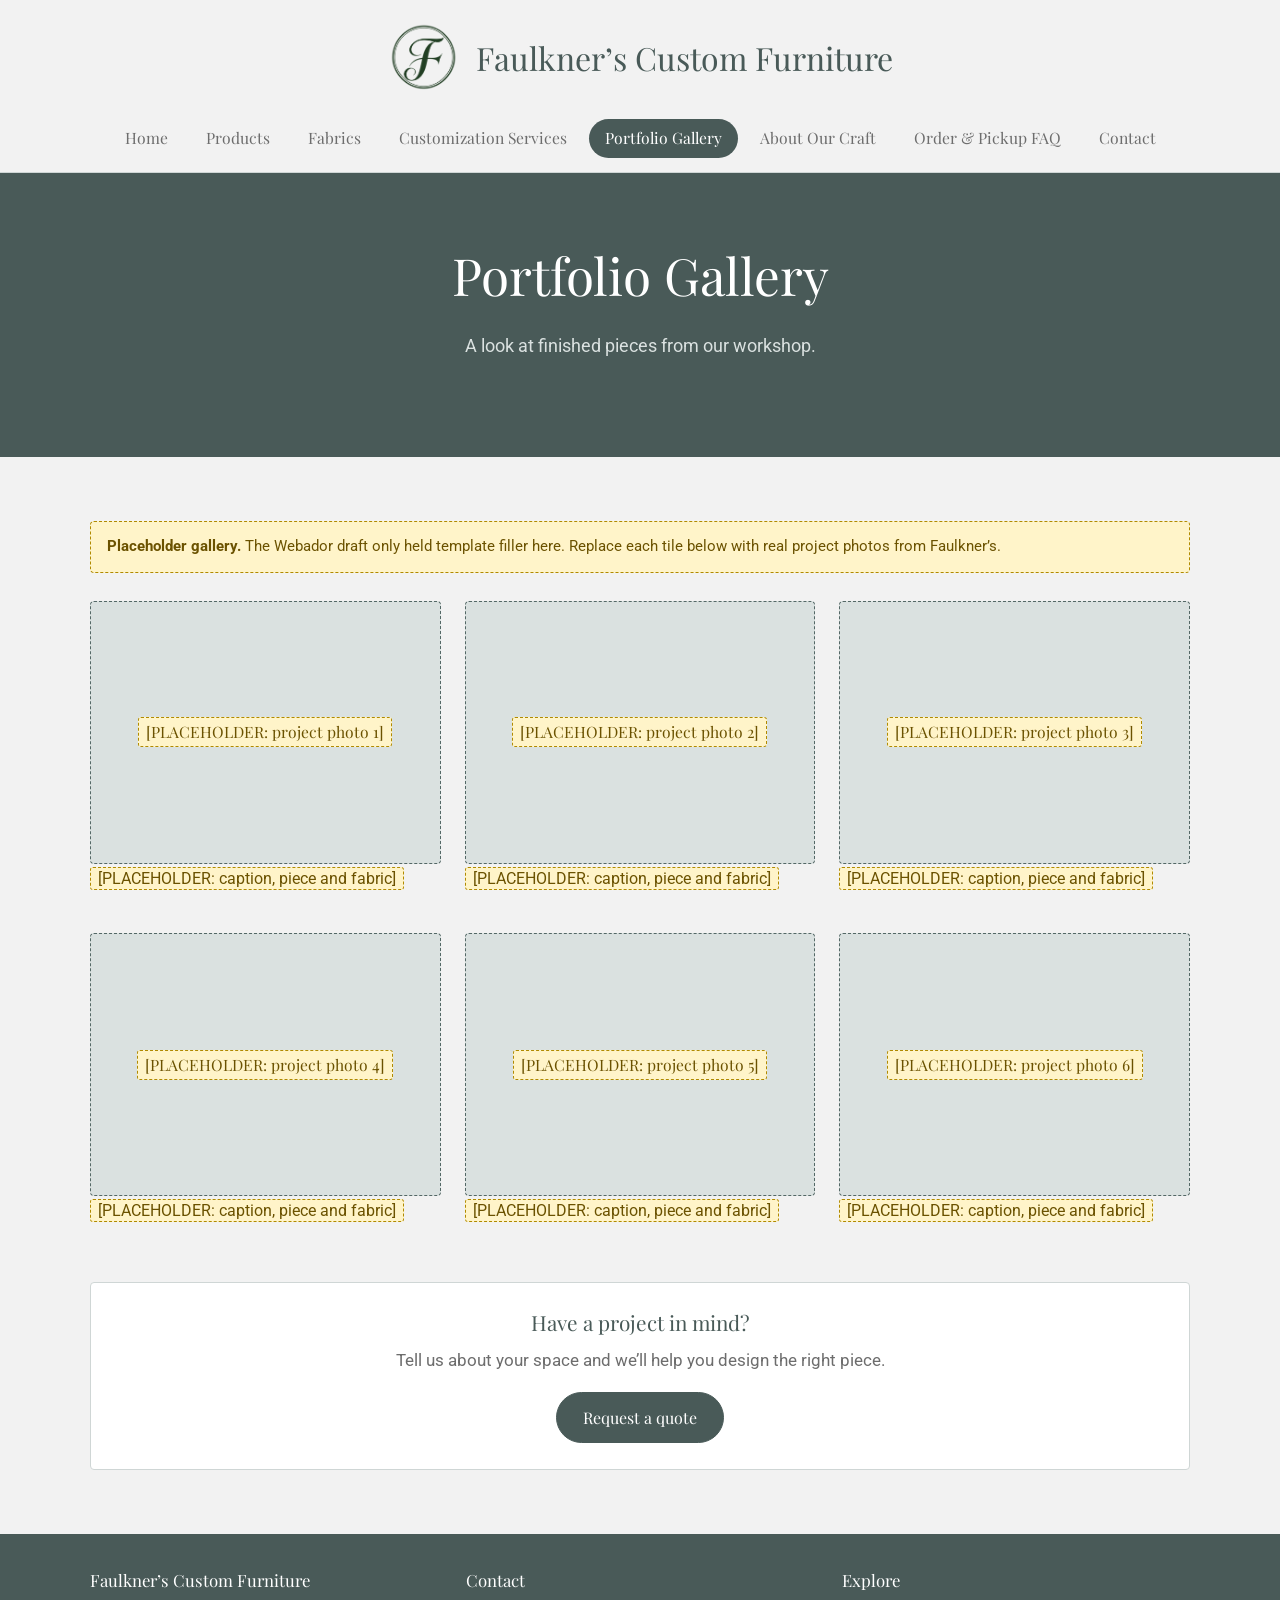
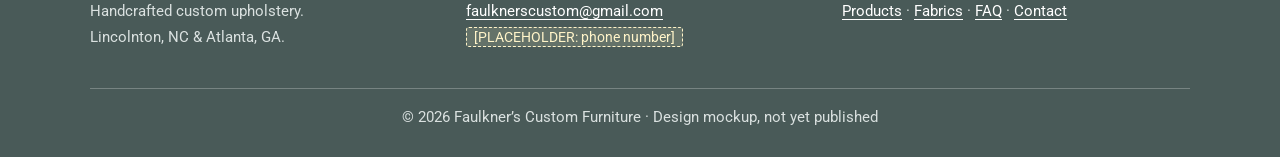
<file: portfolio.html>
<!DOCTYPE html>
<html lang="en">
<head>
<meta name="robots" content="noindex, nofollow">

<meta charset="utf-8">
<meta name="viewport" content="width=device-width,initial-scale=1">
<title>Portfolio Gallery | Faulkner’s Custom Furniture</title>
<meta name="description" content="Recent custom upholstery projects from Faulkner’s Custom Furniture.">
<link rel="preconnect" href="https://fonts.googleapis.com"><link rel="preconnect" href="https://fonts.gstatic.com" crossorigin>
<link href="https://fonts.googleapis.com/css2?family=Playfair+Display:ital,wght@0,400;0,700;1,400&family=Roboto:wght@300;400;500&display=swap" rel="stylesheet">
<link rel="stylesheet" href="style.css">
</head>
<body>
<a class="skip" href="#main">Skip to main content</a>
<header class="site-header"><div class="wrap">
  <a class="brand" href="index.html"><img src="assets/logo.png" alt=""><span>Faulkner’s Custom Furniture</span></a>
  <button class="nav-toggle" aria-expanded="false" aria-controls="nav">Menu</button>
  <nav class="nav" id="nav" aria-label="Main">
    <a href="index.html">Home</a><a href="products.html">Products</a><a href="fabrics.html">Fabrics</a><a href="customization.html">Customization Services</a><a href="portfolio.html" aria-current="page">Portfolio Gallery</a><a href="about.html">About Our Craft</a><a href="faq.html">Order &amp; Pickup FAQ</a><a href="contact.html">Contact</a>
  </nav>
</div></header>

<main id="main">
<section class="hero"><div class="wrap">
  <h1>Portfolio Gallery</h1>
  <p>A look at finished pieces from our workshop.</p>
</div></section>
<section class="section"><div class="wrap">
  <div class="draft-note"><strong>Placeholder gallery.</strong> The Webador draft only held template filler here. Replace each tile below with real project photos from Faulkner’s.</div>
  <div class="grid g3">
    <div><div class="tile"><span class="ph">[PLACEHOLDER: project photo 1]</span></div><p><span class="ph">[PLACEHOLDER: caption, piece and fabric]</span></p></div>
    <div><div class="tile"><span class="ph">[PLACEHOLDER: project photo 2]</span></div><p><span class="ph">[PLACEHOLDER: caption, piece and fabric]</span></p></div>
    <div><div class="tile"><span class="ph">[PLACEHOLDER: project photo 3]</span></div><p><span class="ph">[PLACEHOLDER: caption, piece and fabric]</span></p></div>
    <div><div class="tile"><span class="ph">[PLACEHOLDER: project photo 4]</span></div><p><span class="ph">[PLACEHOLDER: caption, piece and fabric]</span></p></div>
    <div><div class="tile"><span class="ph">[PLACEHOLDER: project photo 5]</span></div><p><span class="ph">[PLACEHOLDER: caption, piece and fabric]</span></p></div>
    <div><div class="tile"><span class="ph">[PLACEHOLDER: project photo 6]</span></div><p><span class="ph">[PLACEHOLDER: caption, piece and fabric]</span></p></div>
  </div>
  <div class="panel center" style="margin-top:40px"><h3>Have a project in mind?</h3><p>Tell us about your space and we’ll help you design the right piece.</p><a class="btn" href="contact.html#quote">Request a quote</a></div>
</div></section>
</main>

<footer class="site-footer"><div class="wrap">
  <div class="foot-grid">
    <div><h4>Faulkner’s Custom Furniture</h4><p>Handcrafted custom upholstery.<br>Lincolnton, NC &amp; Atlanta, GA.</p></div>
    <div><h4>Contact</h4><p><a href="mailto:faulknerscustom@gmail.com">faulknerscustom@gmail.com</a><br><span class="ph">[PLACEHOLDER: phone number]</span></p></div>
    <div><h4>Explore</h4><p><a href="products.html">Products</a> · <a href="fabrics.html">Fabrics</a> · <a href="faq.html">FAQ</a> · <a href="contact.html">Contact</a></p></div>
  </div>
  <div class="copy">© 2026 Faulkner’s Custom Furniture · Design mockup, not yet published</div>
</div></footer>
<script src="app.js"></script>
</body>
</html>
</file>
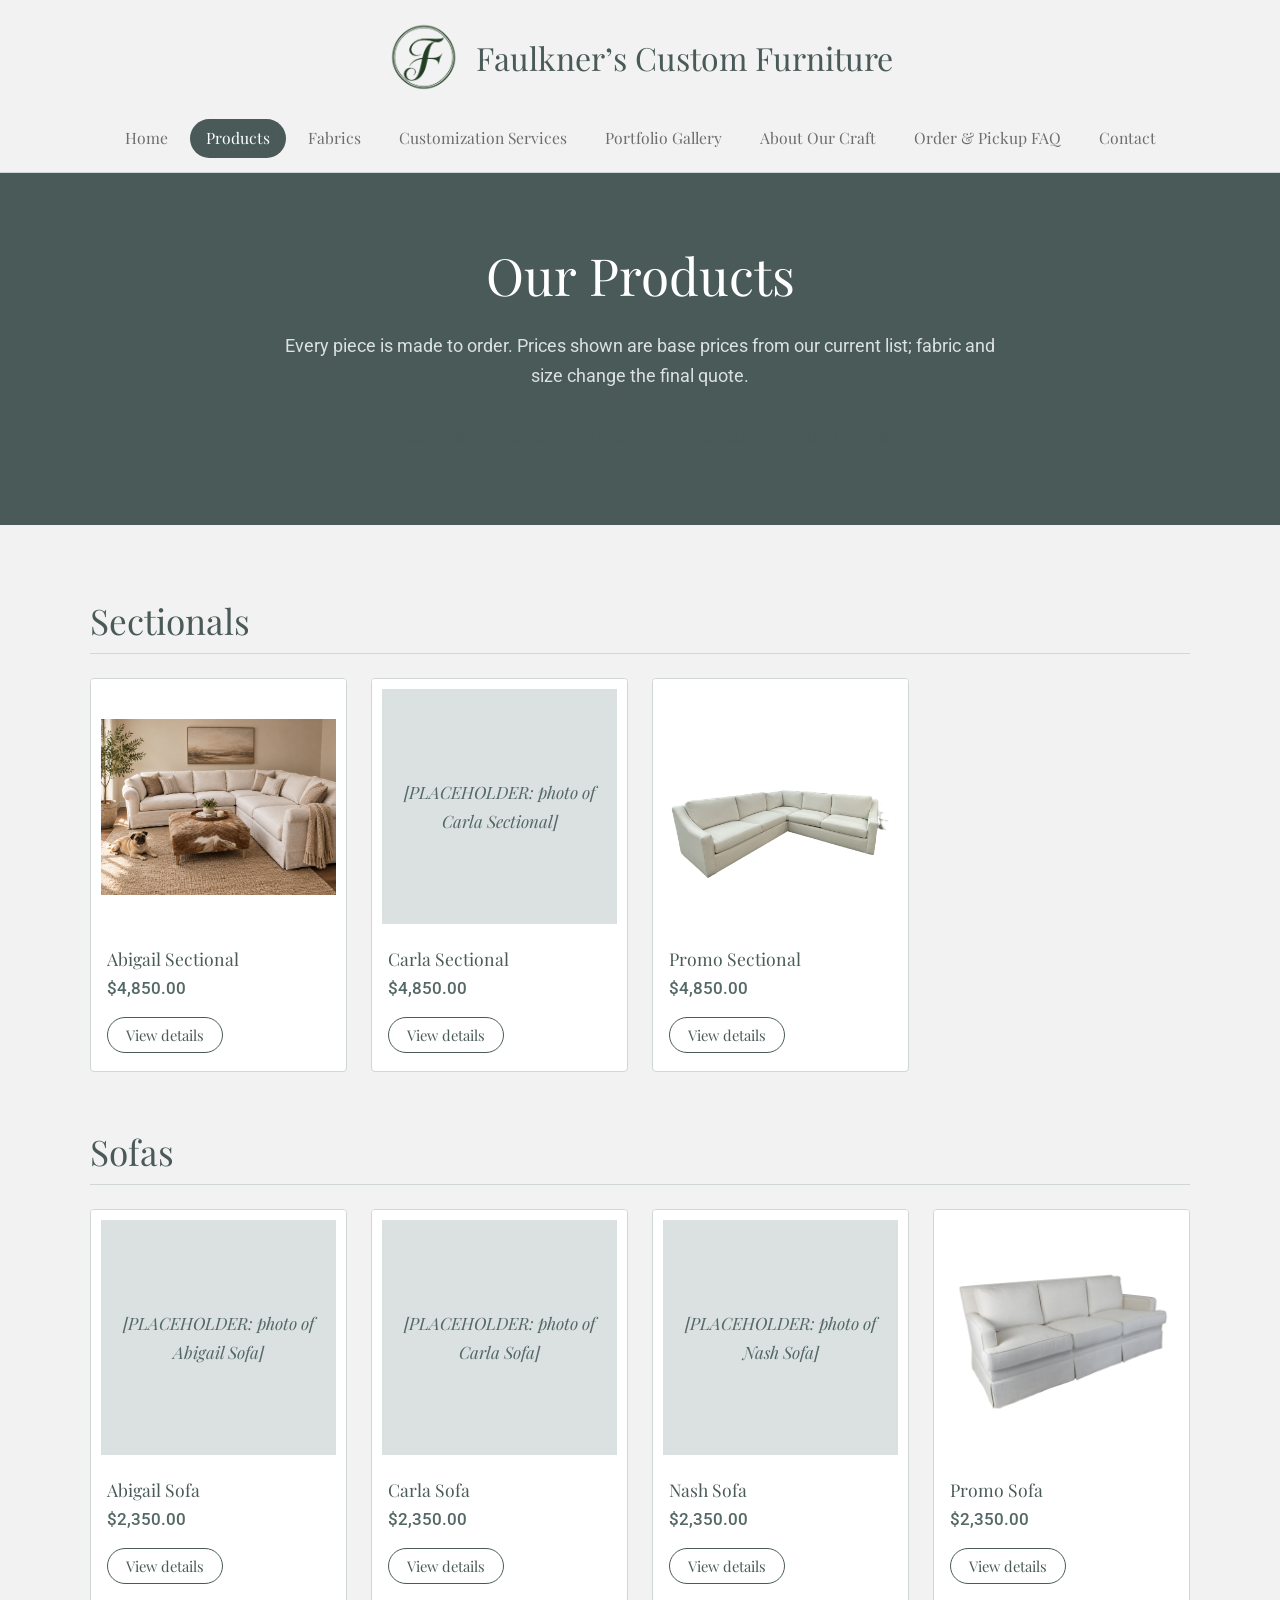
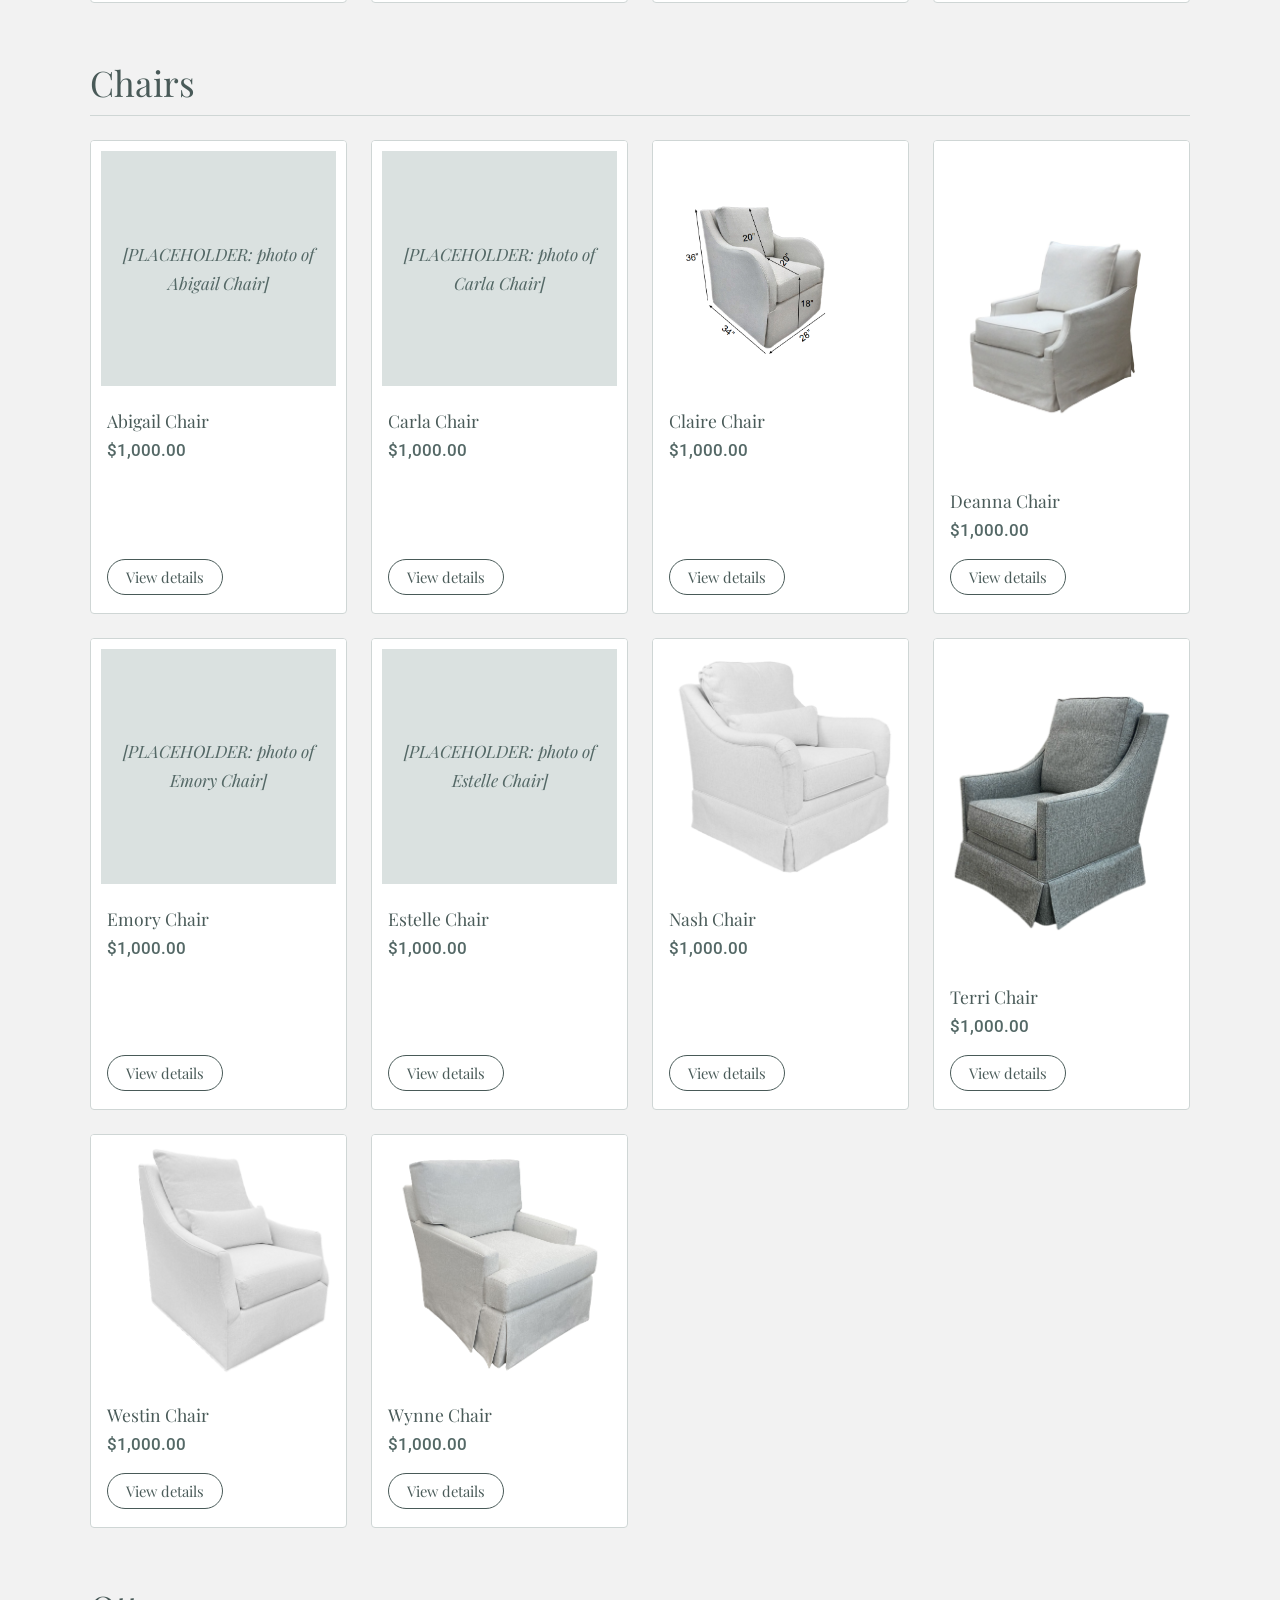
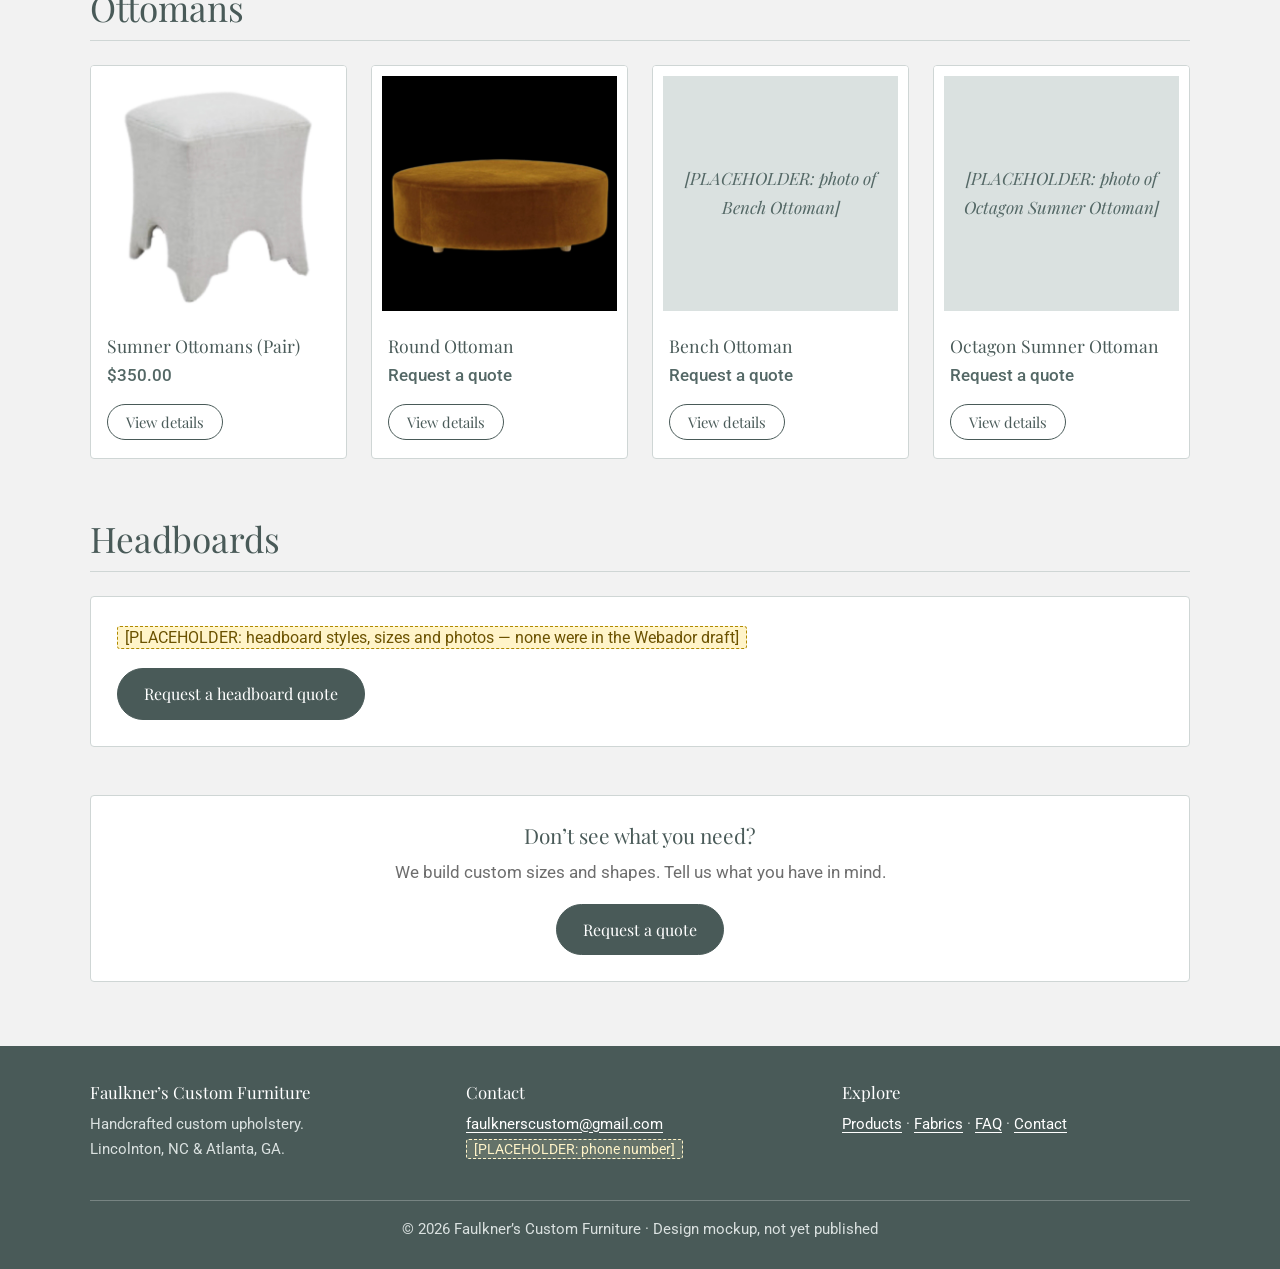
<file: products.html>
<!DOCTYPE html>
<html lang="en">
<head>
<meta name="robots" content="noindex, nofollow">

<meta charset="utf-8">
<meta name="viewport" content="width=device-width,initial-scale=1">
<title>Products | Faulkner’s Custom Furniture</title>
<meta name="description" content="Custom sectionals, sofas, chairs, ottomans and headboards, made to order in Lincolnton, NC.">
<link rel="preconnect" href="https://fonts.googleapis.com"><link rel="preconnect" href="https://fonts.gstatic.com" crossorigin>
<link href="https://fonts.googleapis.com/css2?family=Playfair+Display:ital,wght@0,400;0,700;1,400&family=Roboto:wght@300;400;500&display=swap" rel="stylesheet">
<link rel="stylesheet" href="style.css">
</head>
<body>
<a class="skip" href="#main">Skip to main content</a>
<header class="site-header"><div class="wrap">
  <a class="brand" href="index.html"><img src="assets/logo.png" alt=""><span>Faulkner’s Custom Furniture</span></a>
  <button class="nav-toggle" aria-expanded="false" aria-controls="nav">Menu</button>
  <nav class="nav" id="nav" aria-label="Main">
    <a href="index.html">Home</a><a href="products.html" aria-current="page">Products</a><a href="fabrics.html">Fabrics</a><a href="customization.html">Customization Services</a><a href="portfolio.html">Portfolio Gallery</a><a href="about.html">About Our Craft</a><a href="faq.html">Order &amp; Pickup FAQ</a><a href="contact.html">Contact</a>
  </nav>
</div></header>

<main id="main">
<section class="hero"><div class="wrap">
  <h1>Our Products</h1>
  <p>Every piece is made to order. Prices shown are base prices from our current list; fabric and size change the final quote.</p>
  <div class="cat-nav" id="catnav" style="margin-top:0"></div>
</div></section>
<section class="section"><div class="wrap">
  <div id="catalog"></div>
  <noscript><p>Please enable JavaScript to browse the catalog, or <a href="contact.html">contact us</a>.</p></noscript>
  <div class="panel center"><h3>Don’t see what you need?</h3><p>We build custom sizes and shapes. Tell us what you have in mind.</p><a class="btn" href="contact.html#quote">Request a quote</a></div>
</div></section>
</main>

<footer class="site-footer"><div class="wrap">
  <div class="foot-grid">
    <div><h4>Faulkner’s Custom Furniture</h4><p>Handcrafted custom upholstery.<br>Lincolnton, NC &amp; Atlanta, GA.</p></div>
    <div><h4>Contact</h4><p><a href="mailto:faulknerscustom@gmail.com">faulknerscustom@gmail.com</a><br><span class="ph">[PLACEHOLDER: phone number]</span></p></div>
    <div><h4>Explore</h4><p><a href="products.html">Products</a> · <a href="fabrics.html">Fabrics</a> · <a href="faq.html">FAQ</a> · <a href="contact.html">Contact</a></p></div>
  </div>
  <div class="copy">© 2026 Faulkner’s Custom Furniture · Design mockup, not yet published</div>
</div></footer>
<dialog id="detail" aria-label="Product details"></dialog>
<script src="data.js"></script><script src="app.js"></script>
</body>
</html>
</file>
<file: style.css>
/* Faulkner's Custom Furniture — mockup. Palette from Webador draft. */
:root{
  --green:#495A58; --green-mid:#546866; --tint:#DAE1E0; --bg:#F2F2F2; --text:#6D6D6D;
  --ink:#2f3b3a; --white:#fff; --line:#cfd6d5;
  --serif:'Playfair Display',Georgia,'Times New Roman',serif;
  --sans:'Roboto','Helvetica Neue',Arial,sans-serif;
}
*{box-sizing:border-box}
html{scroll-behavior:smooth}
body{margin:0;background:var(--bg);color:var(--text);font-family:var(--sans);font-size:17px;line-height:1.7}
img{max-width:100%;display:block}
a{color:var(--green);text-underline-offset:3px}
a:hover{color:var(--green-mid)}
h1,h2,h3,h4{font-family:var(--serif);color:var(--green);font-weight:400;line-height:1.25;margin:0 0 .5em}
h1{font-size:clamp(2rem,5vw,3.2rem)}
h2{font-size:clamp(1.6rem,3.5vw,2.2rem)}
h3{font-size:1.3rem}
p{margin:0 0 1em}
.wrap{max-width:1140px;margin:0 auto;padding:0 20px}
.skip{position:absolute;left:-999px;top:0;background:var(--green);color:#fff;padding:8px 14px;z-index:99}
.skip:focus{left:0}

/* header */
.site-header{background:var(--bg);border-bottom:1px solid var(--line);padding:22px 0 14px;text-align:center}
.brand{display:inline-flex;align-items:center;gap:16px;text-decoration:none;color:var(--green)}
.brand img{height:72px;width:auto}
.brand span{font-family:var(--serif);font-size:clamp(1.35rem,3.4vw,2rem)}
.nav-toggle{display:none;margin:14px auto 0;background:none;border:1px solid var(--green);color:var(--green);padding:8px 18px;font:inherit;border-radius:999px;cursor:pointer}
.nav{margin-top:16px;display:flex;flex-wrap:wrap;justify-content:center;gap:6px}
.nav a{font-family:var(--serif);font-size:.98rem;text-decoration:none;color:var(--text);padding:6px 16px;border-radius:999px}
.nav a:hover{background:var(--tint);color:var(--green)}
.nav a[aria-current="page"]{background:var(--green);color:#fff}

/* hero + sections */
.hero{background:var(--green);color:var(--tint);padding:70px 0;text-align:center}
.hero h1,.hero h2{color:#fff}
.hero p{max-width:720px;margin:0 auto 1.4em;font-size:1.1rem}
.hero.photo{background-size:cover;background-position:center;position:relative}
.hero.photo::before{content:"";position:absolute;inset:0;background:rgba(73,90,88,.82)}
.hero.photo>.wrap{position:relative}
.section{padding:64px 0}
.section.alt{background:var(--tint)}
.section.dark{background:var(--green);color:var(--tint)}
.section.dark h2,.section.dark h3{color:#fff}
.lead{max-width:760px;font-size:1.1rem}
.center{text-align:center}.center .lead{margin-left:auto;margin-right:auto}
.rule{width:56px;height:2px;background:var(--green-mid);margin:0 auto 24px;border:0}
.btn{display:inline-block;background:var(--green);color:#fff;text-decoration:none;font-family:var(--serif);padding:11px 26px;border-radius:999px;border:1px solid var(--green);cursor:pointer;font-size:1rem;transition:.2s}
.btn:hover{background:var(--green-mid);color:#fff}
.btn.ghost{background:transparent;color:var(--green)}
.btn.ghost:hover{background:var(--green);color:#fff}
.hero .btn,.dark .btn{background:#fff;color:var(--green);border-color:#fff}
.hero .btn:hover,.dark .btn:hover{background:var(--tint)}
.split{display:grid;grid-template-columns:1fr 1fr;gap:44px;align-items:center}
.split img{width:100%;border-radius:4px;box-shadow:0 12px 30px rgba(0,0,0,.14);aspect-ratio:4/3;object-fit:cover}
.grid{display:grid;gap:24px}
.g3{grid-template-columns:repeat(3,1fr)}
.g4{grid-template-columns:repeat(4,1fr)}

/* cards */
.card{background:#fff;border:1px solid var(--line);border-radius:4px;overflow:hidden;display:flex;flex-direction:column}
.card .pic{aspect-ratio:1/1;background:#fff;display:flex;align-items:center;justify-content:center;padding:10px}
.card .pic img{max-height:100%;width:100%;height:100%;object-fit:contain}
.card .body{padding:14px 16px 18px;display:flex;flex-direction:column;gap:4px;flex:1}
.card h3{font-size:1.1rem;margin:0}
.price{color:var(--green-mid);font-weight:500}
.card .actions{margin-top:auto;padding-top:10px}
.card .btn{padding:7px 18px;font-size:.92rem}
.nophoto{width:100%;height:100%;background:var(--tint);color:var(--green-mid);display:flex;align-items:center;justify-content:center;text-align:center;font-family:var(--serif);font-style:italic;padding:14px}
.dark .card h3{color:var(--green)}
.cat-title{margin-top:10px;padding-bottom:10px;border-bottom:1px solid var(--line);margin-bottom:24px}
.cat-nav{display:flex;flex-wrap:wrap;gap:8px;margin-top:20px;justify-content:center}
.cat-nav a{border:1px solid var(--green);border-radius:999px;padding:4px 16px;text-decoration:none;font-family:var(--serif)}
.cat-nav a:hover{background:var(--green);color:#fff}

/* fabrics */
.fam{margin-bottom:46px}
.swatches{display:grid;grid-template-columns:repeat(auto-fill,minmax(150px,1fr));gap:16px}
.sw{background:#fff;border:1px solid var(--line);border-radius:4px;overflow:hidden;font-size:.9rem}
.sw .chip{aspect-ratio:1/1;background:var(--tint)}
.sw .chip img{width:100%;height:100%;object-fit:cover}
.sw .chip .nophoto{font-size:.8rem}
.sw div.t{padding:8px 10px}
.sw strong{display:block;font-family:var(--serif);color:var(--green);font-weight:400}
.sw .price{font-size:.82rem}
.fam-empty{background:#fff;border:1px dashed var(--green-mid);padding:14px 18px;border-radius:4px;font-size:.95rem}

/* placeholders / flags */
.ph{background:#fff4c9;color:#6b5200;border:1px dashed #b08a00;padding:1px 7px;border-radius:3px;font-size:.92em;font-style:normal}
.draft-note{background:#fff4c9;color:#6b5200;border:1px dashed #b08a00;padding:12px 16px;border-radius:4px;margin-bottom:28px;font-size:.95rem}

/* faq */
details{background:#fff;border:1px solid var(--line);border-radius:4px;margin-bottom:12px}
summary{cursor:pointer;padding:16px 20px;font-family:var(--serif);color:var(--green);font-size:1.1rem;list-style:none;position:relative;padding-right:48px}
summary::-webkit-details-marker{display:none}
summary::after{content:"+";position:absolute;right:20px;top:12px;font-size:1.5rem;line-height:1}
details[open] summary::after{content:"–"}
details .ans{padding:0 20px 16px}

/* team / portfolio */
.person{background:#fff;border:1px solid var(--line);border-radius:4px;padding:26px 18px;text-align:center}
.avatar{width:96px;height:96px;border-radius:50%;background:var(--tint);margin:0 auto 14px;display:flex;align-items:center;justify-content:center;color:var(--green-mid);font-family:var(--serif);font-size:2rem}
.tile{aspect-ratio:4/3;background:var(--tint);border:1px dashed var(--green-mid);border-radius:4px;display:flex;align-items:center;justify-content:center;text-align:center;padding:16px;font-family:var(--serif);color:var(--green-mid)}
.steps{counter-reset:s;list-style:none;padding:0;margin:0}
.steps li{counter-increment:s;position:relative;padding-left:56px;margin-bottom:22px}
.steps li::before{content:counter(s);position:absolute;left:0;top:0;width:38px;height:38px;border-radius:50%;background:var(--green);color:#fff;font-family:var(--serif);display:flex;align-items:center;justify-content:center}

/* forms */
form .row{margin-bottom:16px}
label{display:block;font-family:var(--serif);color:var(--green);margin-bottom:4px}
input,textarea,select{width:100%;font:inherit;padding:11px 14px;border:1px solid var(--line);border-radius:4px;background:#fff;color:var(--ink)}
input:focus,textarea:focus,select:focus,.btn:focus-visible,a:focus-visible,summary:focus-visible,button:focus-visible{outline:3px solid var(--green-mid);outline-offset:2px}
.hp{position:absolute;left:-9999px}
.form-note{font-size:.88rem}
.panel{background:#fff;border:1px solid var(--line);border-radius:4px;padding:26px}
table.hours{border-collapse:collapse;width:100%}
table.hours td{padding:8px 0;border-bottom:1px solid var(--line)}
table.hours td:last-child{text-align:right}

/* dialog */
dialog{border:0;border-radius:6px;padding:0;max-width:860px;width:calc(100% - 28px);box-shadow:0 20px 60px rgba(0,0,0,.35)}
dialog::backdrop{background:rgba(35,45,44,.6)}
.dlg{display:grid;grid-template-columns:1fr 1fr}
.dlg .pic{background:#fff;padding:18px;display:flex;align-items:center}
.dlg .pic img{width:100%;max-height:420px;object-fit:contain}

/* fabric variant swatches (product detail dialog) */
.variants{margin:0 0 1em}
.v-label{margin:0 0 8px;font-family:var(--serif);color:var(--green)}
.v-label strong{font-weight:400;color:var(--ink)}
.v-chips{display:flex;flex-wrap:wrap;gap:10px}
.v-chip{width:44px;height:44px;padding:0;border-radius:50%;border:2px solid var(--line);background:var(--tint);cursor:pointer;overflow:hidden}
.v-chip img{width:100%;height:100%;object-fit:cover}
.v-chip:hover{border-color:var(--green-mid)}
.v-chip[aria-pressed="true"]{border-color:var(--green);box-shadow:0 0 0 2px #fff,0 0 0 4px var(--green)}
.dlg .info{padding:28px;background:var(--bg)}
.dlg .close{float:right;background:none;border:0;font-size:1.8rem;line-height:1;cursor:pointer;color:var(--green)}

/* footer */
.site-footer{background:var(--green);color:var(--tint);padding:36px 0 26px;font-size:.95rem}
.site-footer a{color:#fff}
.foot-grid{display:grid;grid-template-columns:repeat(3,1fr);gap:28px;margin-bottom:22px}
.site-footer h4{color:#fff;font-size:1.05rem}
.copy{border-top:1px solid rgba(255,255,255,.25);padding-top:16px;text-align:center}
.site-footer .ph{background:rgba(255,244,201,.15);color:#fff4c9;border-color:#fff4c9}

@media(max-width:900px){
  .g4{grid-template-columns:repeat(2,1fr)}.g3{grid-template-columns:1fr 1fr}
  .split{grid-template-columns:1fr}.foot-grid{grid-template-columns:1fr}
  .dlg{grid-template-columns:1fr}
}
@media(max-width:640px){
  body{font-size:16px}
  .nav-toggle{display:inline-block}
  .nav{display:none;flex-direction:column;align-items:stretch;text-align:center}
  .nav.open{display:flex}
  .nav a{padding:12px}
  .g3,.g4{grid-template-columns:1fr 1fr;gap:14px}
  .brand img{height:54px}
  .section{padding:44px 0}.hero{padding:48px 0}
  .card .btn{width:100%;text-align:center}
}
@media(max-width:400px){.g3,.g4{grid-template-columns:1fr}}
@media(prefers-reduced-motion:reduce){*{transition:none!important;scroll-behavior:auto!important}}
</file>
